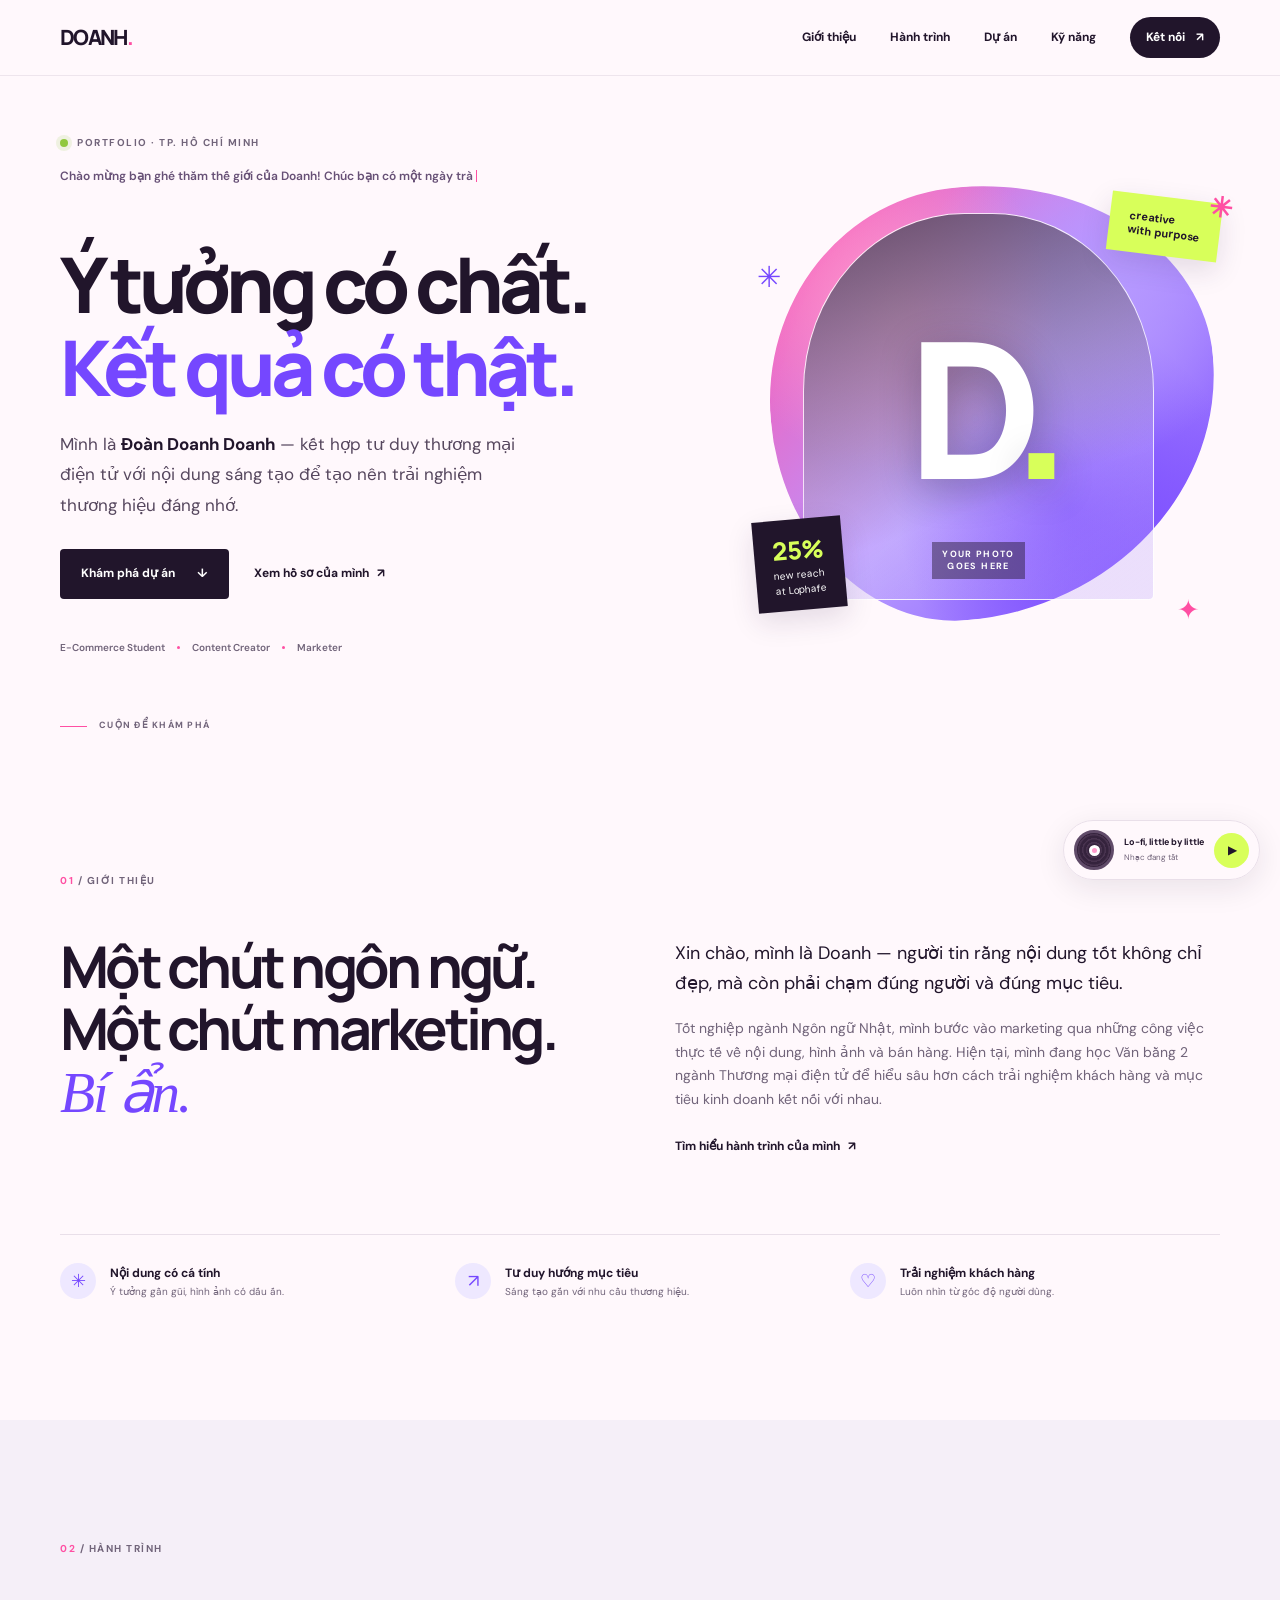
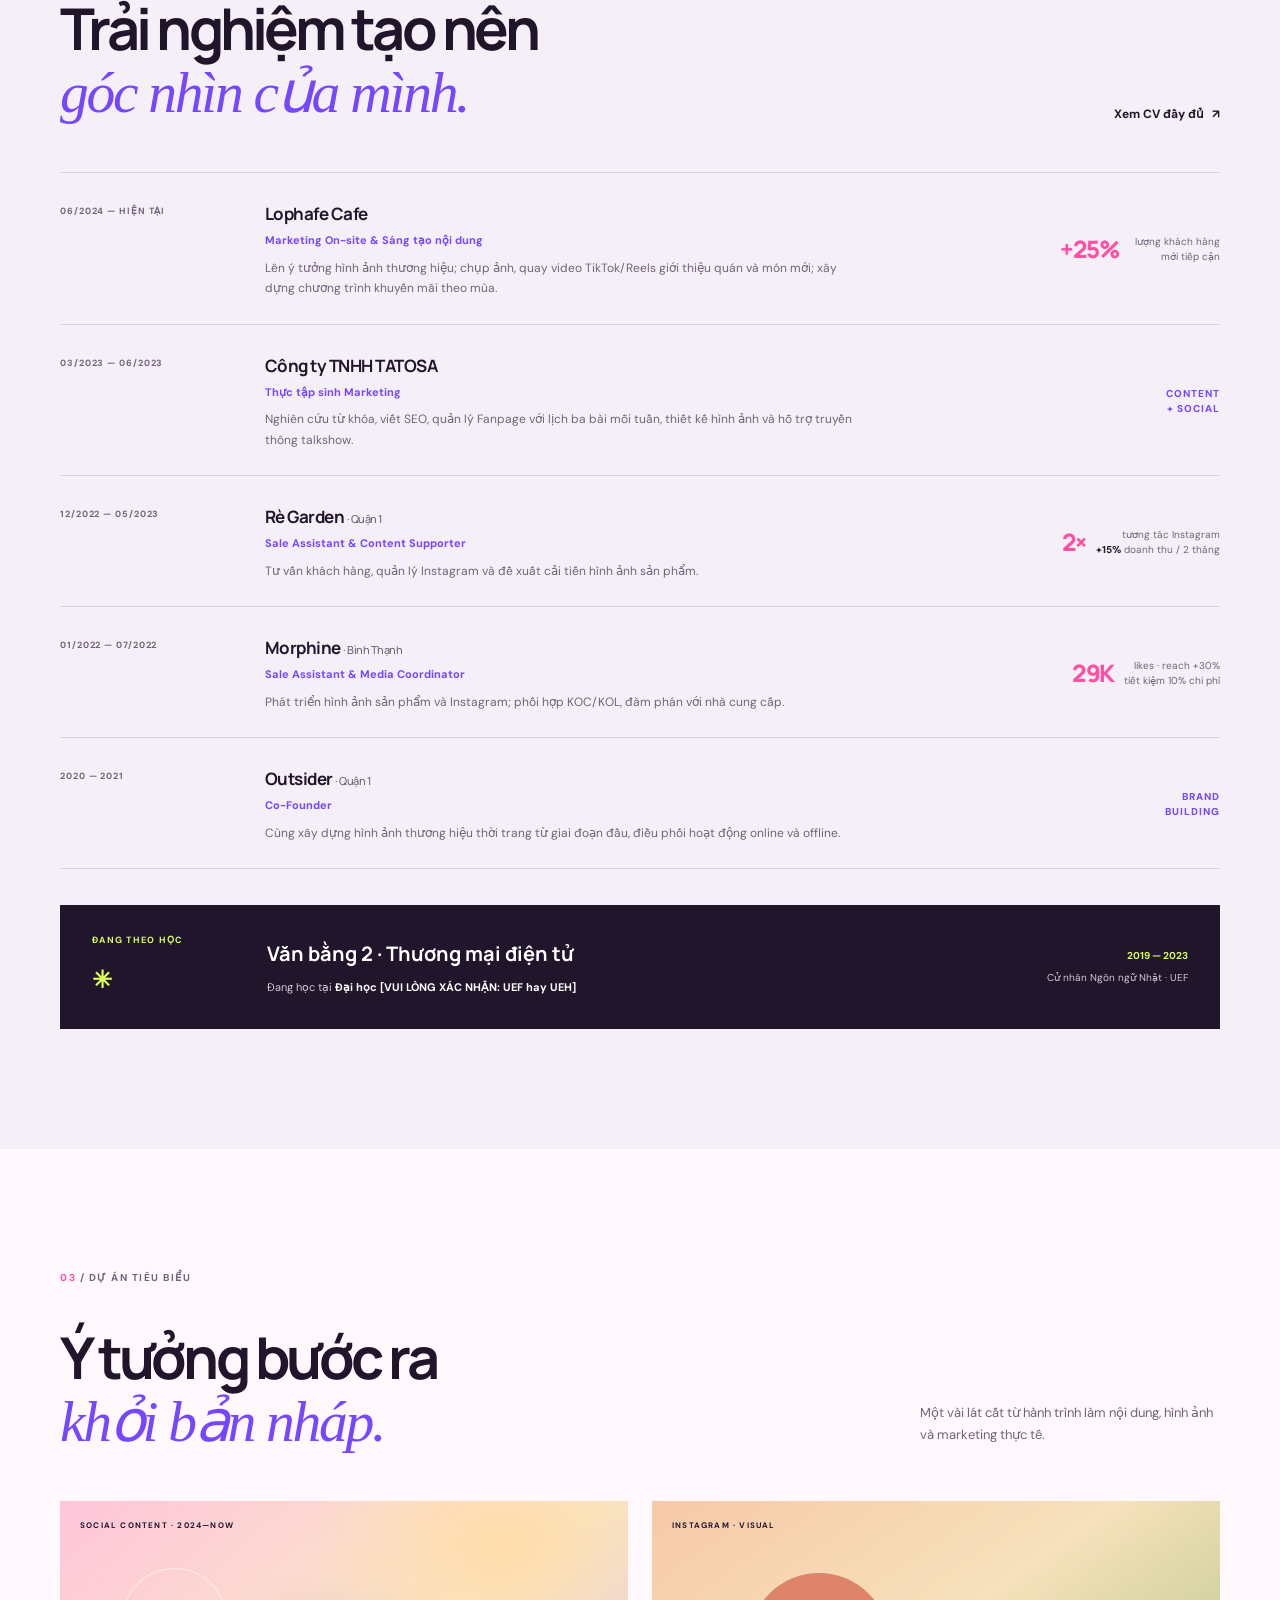
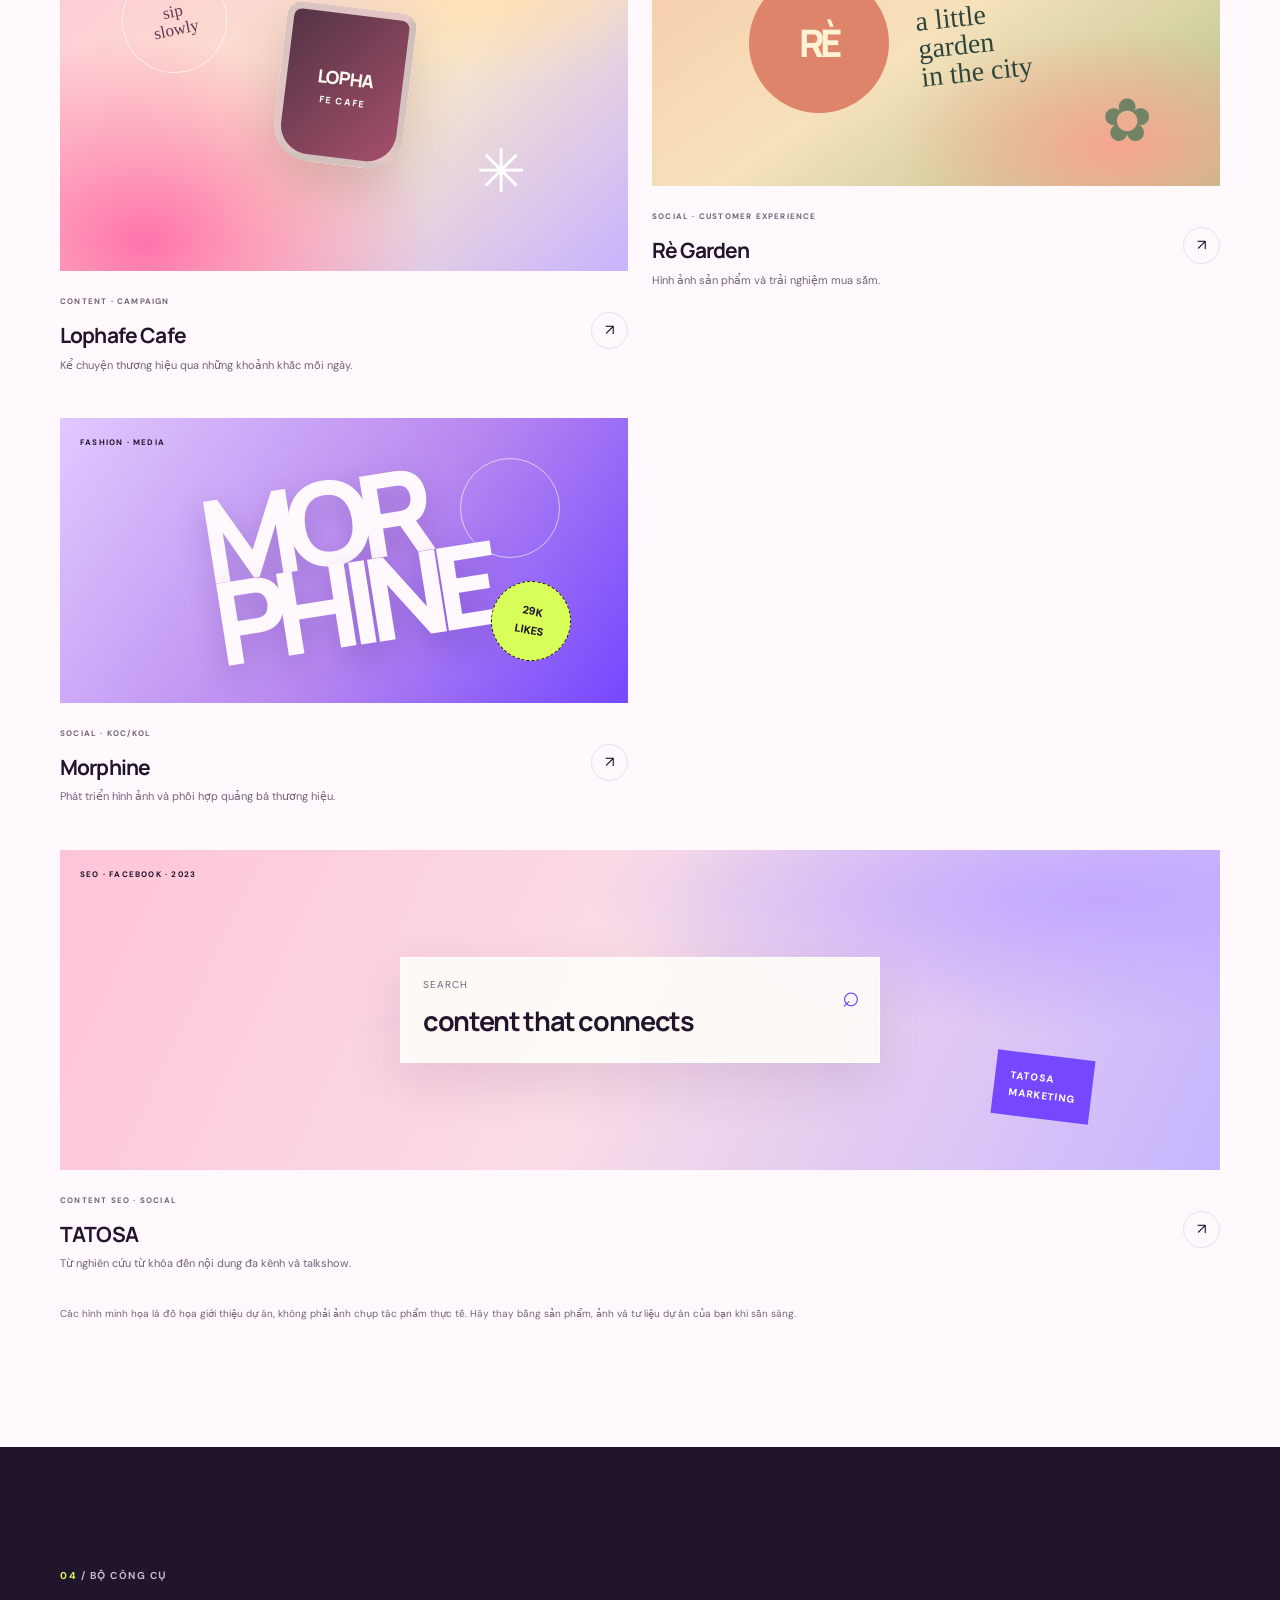
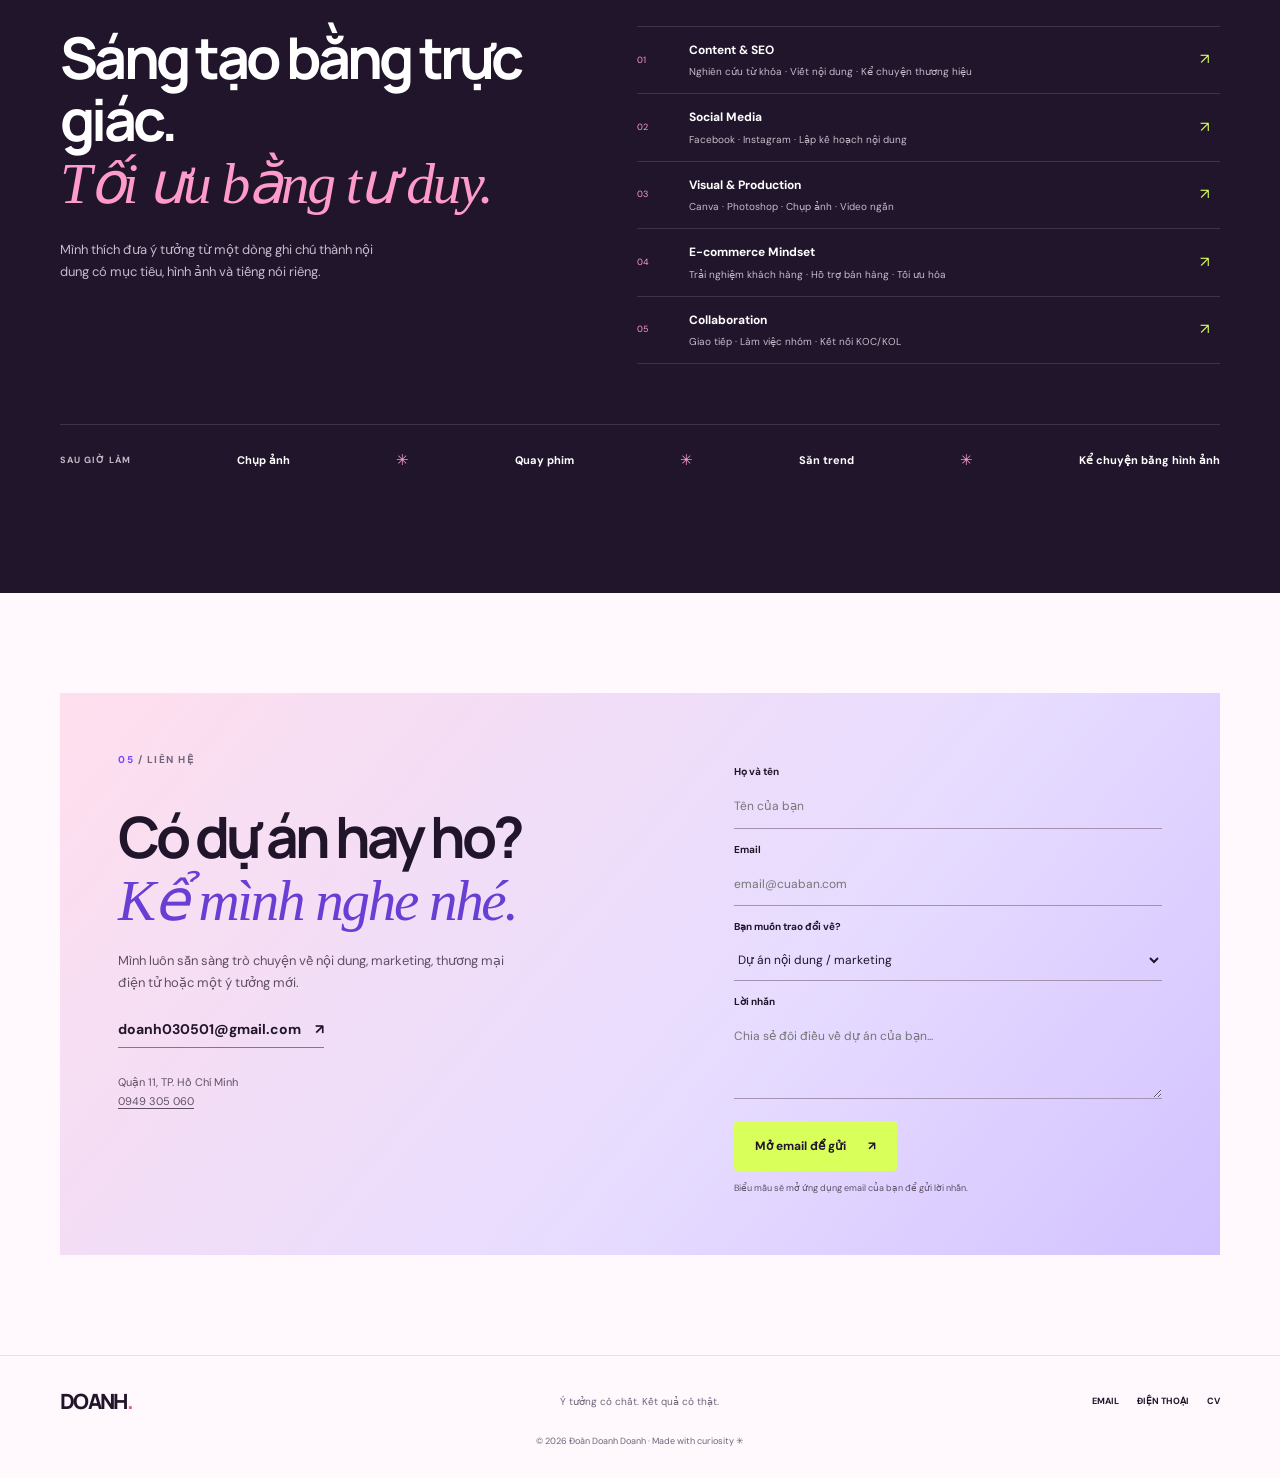
<file: index.html>
<!doctype html>
<html lang="vi">
<head>
  <meta charset="utf-8">
  <meta name="viewport" content="width=device-width, initial-scale=1">
  <meta name="theme-color" content="#fff8fc">
  <meta name="description" content="Portfolio của Đoàn Doanh Doanh — E-Commerce Student, Content Creator và Marketer tại TP. Hồ Chí Minh.">
  <title>Đoàn Doanh Doanh — E-Commerce & Creative Marketing</title>
  <link rel="stylesheet" href="styles.css">
  <script src="script.js" defer></script>
</head>
<body>
  <a class="skip-link" href="#main">Bỏ qua điều hướng</a>
  <div class="ambient-layer" id="ambient-layer" aria-hidden="true"></div>
  <aside class="music-player" aria-label="Trình phát nhạc nền">
    <span class="vinyl-record" aria-hidden="true"><span></span></span>
    <div class="music-details"><strong>Lo-fi, little by little</strong><span id="music-status" role="status">Nhạc đang tắt</span></div>
    <button class="music-toggle" id="music-toggle" type="button" aria-pressed="false" aria-label="Bật nhạc nền">▶</button>
  </aside>
  <header class="site-header">
    <a class="wordmark" href="index.html" aria-label="Đoàn Doanh Doanh, trang chủ">DOANH<span>.</span></a>
    <button class="menu-toggle" type="button" aria-expanded="false" aria-controls="primary-nav">
      <span class="sr-only">Mở menu</span><span></span><span></span>
    </button>
    <nav class="primary-nav" id="primary-nav" aria-label="Điều hướng chính">
      <a href="#about">Giới thiệu</a>
      <a href="#experience">Hành trình</a>
      <a href="#projects">Dự án</a>
      <a href="#skills">Kỹ năng</a>
      <a class="nav-cta" href="#contact">Kết nối <span aria-hidden="true">↗</span></a>
    </nav>
  </header>

  <main id="main">
    <section class="hero section-wrap" id="home">
      <div class="hero-copy">
        <p class="eyebrow"><span class="status-dot"></span> PORTFOLIO · TP. HỒ CHÍ MINH</p>
        <p class="welcome-message" id="welcome-message" role="status" aria-label="Chào mừng bạn ghé thăm thế giới của Doanh! Chúc bạn có một ngày tràn đầy năng lượng và tìm thấy những điều thú vị tại đây nhé! ✨"><span class="welcome-text" aria-hidden="true">Chào mừng bạn ghé thăm thế giới của Doanh! Chúc bạn có một ngày tràn đầy năng lượng và tìm thấy những điều thú vị tại đây nhé! ✨</span><span class="type-caret" aria-hidden="true"></span></p>
        <h1>Ý tưởng có chất.<br><span>Kết quả có thật.</span></h1>
        <p class="hero-lede">Mình là <strong>Đoàn Doanh Doanh</strong> — kết hợp tư duy thương mại điện tử với nội dung sáng tạo để tạo nên trải nghiệm thương hiệu đáng nhớ.</p>
        <div class="hero-actions">
          <a class="button button-dark" href="#projects">Khám phá dự án <span aria-hidden="true">↓</span></a>
          <a class="text-link" href="cv.html">Xem hồ sơ của mình <span aria-hidden="true">↗</span></a>
        </div>
        <div class="hero-meta"><span>E-Commerce Student</span><i></i><span>Content Creator</span><i></i><span>Marketer</span></div>
      </div>
      <div class="hero-art" aria-label="Khung ảnh giới thiệu Đoàn Doanh Doanh">
        <div class="art-wash"></div>
        <div class="portrait-frame">
          <div class="portrait-placeholder">
            <span class="portrait-mark">D<span>.</span></span>
            <span class="portrait-caption">YOUR PHOTO<br>GOES HERE</span>
          </div>
        </div>
        <div class="art-sticker sticker-top">creative<br>with purpose <span>✳</span></div>
        <div class="art-sticker sticker-bottom"><span>25%</span><br>new reach<br>at Lophafe</div>
        <span class="art-sparkle sparkle-one">✳</span><span class="art-sparkle sparkle-two">✦</span>
      </div>
      <a class="scroll-cue" href="#about"><span></span> CUỘN ĐỂ KHÁM PHÁ</a>
    </section>

    <section class="intro section-wrap section-pad" id="about">
      <div class="section-kicker"><span>01</span> / GIỚI THIỆU</div>
      <div class="intro-grid">
        <h2>Một chút ngôn ngữ.<br>Một chút marketing.<br><em>Bí ẩn.</em></h2>
        <div class="intro-body">
          <p class="large-copy">Xin chào, mình là Doanh — người tin rằng nội dung tốt không chỉ đẹp, mà còn phải chạm đúng người và đúng mục tiêu.</p>
          <p>Tốt nghiệp ngành Ngôn ngữ Nhật, mình bước vào marketing qua những công việc thực tế về nội dung, hình ảnh và bán hàng. Hiện tại, mình đang học Văn bằng 2 ngành Thương mại điện tử để hiểu sâu hơn cách trải nghiệm khách hàng và mục tiêu kinh doanh kết nối với nhau.</p>
          <a class="text-link" href="cv.html">Tìm hiểu hành trình của mình <span aria-hidden="true">↗</span></a>
        </div>
      </div>
      <div class="value-strip">
        <div><span class="value-icon">✳</span><strong>Nội dung có cá tính</strong><small>Ý tưởng gần gũi, hình ảnh có dấu ấn.</small></div>
        <div><span class="value-icon">↗</span><strong>Tư duy hướng mục tiêu</strong><small>Sáng tạo gắn với nhu cầu thương hiệu.</small></div>
        <div><span class="value-icon">♡</span><strong>Trải nghiệm khách hàng</strong><small>Luôn nhìn từ góc độ người dùng.</small></div>
      </div>
    </section>

    <section class="experience section-pad" id="experience">
      <div class="section-wrap">
        <div class="section-kicker"><span>02</span> / HÀNH TRÌNH</div>
        <div class="section-heading">
          <h2>Trải nghiệm tạo nên<br><em>góc nhìn của mình.</em></h2>
          <a class="text-link" href="cv.html">Xem CV đầy đủ <span aria-hidden="true">↗</span></a>
        </div>
        <div class="timeline">
          <article class="timeline-item current">
            <div class="timeline-date">06/2024 — HIỆN TẠI</div>
            <div class="timeline-main"><h3>Lophafe Cafe</h3><p class="role">Marketing On-site &amp; Sáng tạo nội dung</p><p>Lên ý tưởng hình ảnh thương hiệu; chụp ảnh, quay video TikTok/Reels giới thiệu quán và món mới; xây dựng chương trình khuyến mãi theo mùa.</p></div>
            <div class="timeline-result"><strong>+25%</strong><span>lượng khách hàng mới tiếp cận</span></div>
          </article>
          <article class="timeline-item">
            <div class="timeline-date">03/2023 — 06/2023</div>
            <div class="timeline-main"><h3>Công ty TNHH TATOSA</h3><p class="role">Thực tập sinh Marketing</p><p>Nghiên cứu từ khóa, viết SEO, quản lý Fanpage với lịch ba bài mỗi tuần, thiết kế hình ảnh và hỗ trợ truyền thông talkshow.</p></div>
            <div class="timeline-result"><span class="result-label">CONTENT<br>+ SOCIAL</span></div>
          </article>
          <article class="timeline-item">
            <div class="timeline-date">12/2022 — 05/2023</div>
            <div class="timeline-main"><h3>Rè Garden <span class="location">· Quận 1</span></h3><p class="role">Sale Assistant &amp; Content Supporter</p><p>Tư vấn khách hàng, quản lý Instagram và đề xuất cải tiến hình ảnh sản phẩm.</p></div>
            <div class="timeline-result"><strong>2×</strong><span>tương tác Instagram<br><b>+15%</b> doanh thu / 2 tháng</span></div>
          </article>
          <article class="timeline-item">
            <div class="timeline-date">01/2022 — 07/2022</div>
            <div class="timeline-main"><h3>Morphine <span class="location">· Bình Thạnh</span></h3><p class="role">Sale Assistant &amp; Media Coordinator</p><p>Phát triển hình ảnh sản phẩm và Instagram; phối hợp KOC/KOL, đàm phán với nhà cung cấp.</p></div>
            <div class="timeline-result"><strong>29K</strong><span>likes · reach +30%<br>tiết kiệm 10% chi phí</span></div>
          </article>
          <article class="timeline-item">
            <div class="timeline-date">2020 — 2021</div>
            <div class="timeline-main"><h3>Outsider <span class="location">· Quận 1</span></h3><p class="role">Co-Founder</p><p>Cùng xây dựng hình ảnh thương hiệu thời trang từ giai đoạn đầu, điều phối hoạt động online và offline.</p></div>
            <div class="timeline-result"><span class="result-label">BRAND<br>BUILDING</span></div>
          </article>
        </div>
        <div class="education-card">
          <div class="education-label"><span>ĐANG THEO HỌC</span><span class="education-star">✳</span></div>
          <div><h3>Văn bằng 2 · Thương mại điện tử</h3><p>Đang học tại <strong>Đại học [VUI LÒNG XÁC NHẬN: UEF hay UEH]</strong></p></div>
          <div class="education-foot">2019 — 2023 <span>Cử nhân Ngôn ngữ Nhật · UEF</span></div>
        </div>
      </div>
    </section>

    <section class="projects section-wrap section-pad" id="projects">
      <div class="section-kicker"><span>03</span> / DỰ ÁN TIÊU BIỂU</div>
      <div class="section-heading">
        <h2>Ý tưởng bước ra<br><em>khỏi bản nháp.</em></h2>
        <p>Một vài lát cắt từ hành trình làm nội dung, hình ảnh và marketing thực tế.</p>
      </div>
      <div class="project-grid">
        <a class="project-card project-large" href="projects/lophafe.html">
          <div class="project-visual visual-cafe"><span class="visual-label">SOCIAL CONTENT · 2024—NOW</span><span class="visual-orbit">sip<br>slowly</span><span class="visual-cup">LOPHA<br><small>FE CAFE</small></span><span class="visual-spark">✳</span></div>
          <div class="project-info"><div><span class="project-type">CONTENT · CAMPAIGN</span><h3>Lophafe Cafe</h3><p>Kể chuyện thương hiệu qua những khoảnh khắc mỗi ngày.</p></div><span class="arrow-circle">↗</span></div>
        </a>
        <a class="project-card" href="projects/ree-garden.html">
          <div class="project-visual visual-garden"><span class="visual-label">INSTAGRAM · VISUAL</span><span class="garden-sun">RÈ</span><span class="garden-note">a little<br>garden<br>in the city</span><span class="garden-leaf">✿</span></div>
          <div class="project-info"><div><span class="project-type">SOCIAL · CUSTOMER EXPERIENCE</span><h3>Rè Garden</h3><p>Hình ảnh sản phẩm và trải nghiệm mua sắm.</p></div><span class="arrow-circle">↗</span></div>
        </a>
        <a class="project-card" href="projects/morphine.html">
          <div class="project-visual visual-morphine"><span class="visual-label">FASHION · MEDIA</span><span class="morphine-word">MOR<br>PHINE</span><span class="morphine-stamp">29K<br>LIKES</span><span class="morphine-line"></span></div>
          <div class="project-info"><div><span class="project-type">SOCIAL · KOC/KOL</span><h3>Morphine</h3><p>Phát triển hình ảnh và phối hợp quảng bá thương hiệu.</p></div><span class="arrow-circle">↗</span></div>
        </a>
        <a class="project-card project-wide" href="projects/tatosa.html">
          <div class="project-visual visual-tatosa"><span class="visual-label">SEO · FACEBOOK · 2023</span><span class="tatosa-search">SEARCH<br><b>content that connects</b><span>⌕</span></span><span class="tatosa-sticker">TATOSA<br>MARKETING</span></div>
          <div class="project-info"><div><span class="project-type">CONTENT SEO · SOCIAL</span><h3>TATOSA</h3><p>Từ nghiên cứu từ khóa đến nội dung đa kênh và talkshow.</p></div><span class="arrow-circle">↗</span></div>
        </a>
      </div>
      <p class="project-note">Các hình minh họa là đồ họa giới thiệu dự án, không phải ảnh chụp tác phẩm thực tế. Hãy thay bằng sản phẩm, ảnh và tư liệu dự án của bạn khi sẵn sàng.</p>
    </section>

    <section class="skills section-pad" id="skills">
      <div class="section-wrap">
        <div class="section-kicker"><span>04</span> / BỘ CÔNG CỤ</div>
        <div class="skills-grid">
          <div><h2>Sáng tạo bằng trực giác.<br><em>Tối ưu bằng tư duy.</em></h2><p>Mình thích đưa ý tưởng từ một dòng ghi chú thành nội dung có mục tiêu, hình ảnh và tiếng nói riêng.</p></div>
          <div class="skill-list">
            <div><span>01</span><p><strong>Content &amp; SEO</strong><small>Nghiên cứu từ khóa · Viết nội dung · Kể chuyện thương hiệu</small></p><b>↗</b></div>
            <div><span>02</span><p><strong>Social Media</strong><small>Facebook · Instagram · Lập kế hoạch nội dung</small></p><b>↗</b></div>
            <div><span>03</span><p><strong>Visual &amp; Production</strong><small>Canva · Photoshop · Chụp ảnh · Video ngắn</small></p><b>↗</b></div>
            <div><span>04</span><p><strong>E-commerce Mindset</strong><small>Trải nghiệm khách hàng · Hỗ trợ bán hàng · Tối ưu hóa</small></p><b>↗</b></div>
            <div><span>05</span><p><strong>Collaboration</strong><small>Giao tiếp · Làm việc nhóm · Kết nối KOC/KOL</small></p><b>↗</b></div>
          </div>
        </div>
        <div class="interest-line"><span>SAU GIỜ LÀM</span><b>Chụp ảnh</b><i>✳</i><b>Quay phim</b><i>✳</i><b>Săn trend</b><i>✳</i><b>Kể chuyện bằng hình ảnh</b></div>
      </div>
    </section>

    <section class="contact section-wrap section-pad" id="contact">
      <div class="contact-card">
        <div class="contact-copy">
          <div class="section-kicker"><span>05</span> / LIÊN HỆ</div>
          <h2>Có dự án hay ho?<br><em>Kể mình nghe nhé.</em></h2>
          <p>Mình luôn sẵn sàng trò chuyện về nội dung, marketing, thương mại điện tử hoặc một ý tưởng mới.</p>
          <a class="contact-email" href="mailto:doanh030501@gmail.com">doanh030501@gmail.com <span>↗</span></a>
          <p class="contact-location">Quận 11, TP. Hồ Chí Minh<br><a href="tel:0949305060">0949 305 060</a></p>
        </div>
        <form class="contact-form" id="contact-form">
          <label for="contact-name">Họ và tên</label><input id="contact-name" name="name" autocomplete="name" placeholder="Tên của bạn" required>
          <label for="contact-email">Email</label><input id="contact-email" name="email" type="email" autocomplete="email" placeholder="email@cuaban.com" required>
          <label for="contact-topic">Bạn muốn trao đổi về?</label><select id="contact-topic" name="topic"><option>Dự án nội dung / marketing</option><option>Cơ hội công việc</option><option>Hợp tác thương hiệu</option><option>Khác</option></select>
          <label for="contact-message">Lời nhắn</label><textarea id="contact-message" name="message" rows="3" placeholder="Chia sẻ đôi điều về dự án của bạn..." required></textarea>
          <button class="button button-lime" type="submit">Mở email để gửi <span aria-hidden="true">↗</span></button>
          <p class="form-note" id="form-status" aria-live="polite">Biểu mẫu sẽ mở ứng dụng email của bạn để gửi lời nhắn.</p>
        </form>
      </div>
    </section>
  </main>
  <footer class="site-footer">
    <a class="wordmark" href="#home">DOANH<span>.</span></a><p>Ý tưởng có chất. Kết quả có thật.</p>
    <div><a href="mailto:doanh030501@gmail.com">EMAIL</a><a href="tel:0949305060">ĐIỆN THOẠI</a><a href="cv.html">CV</a></div>
    <small>© 2026 Đoàn Doanh Doanh · Made with curiosity ✳</small>
  </footer>
</body>
</html>
</file>
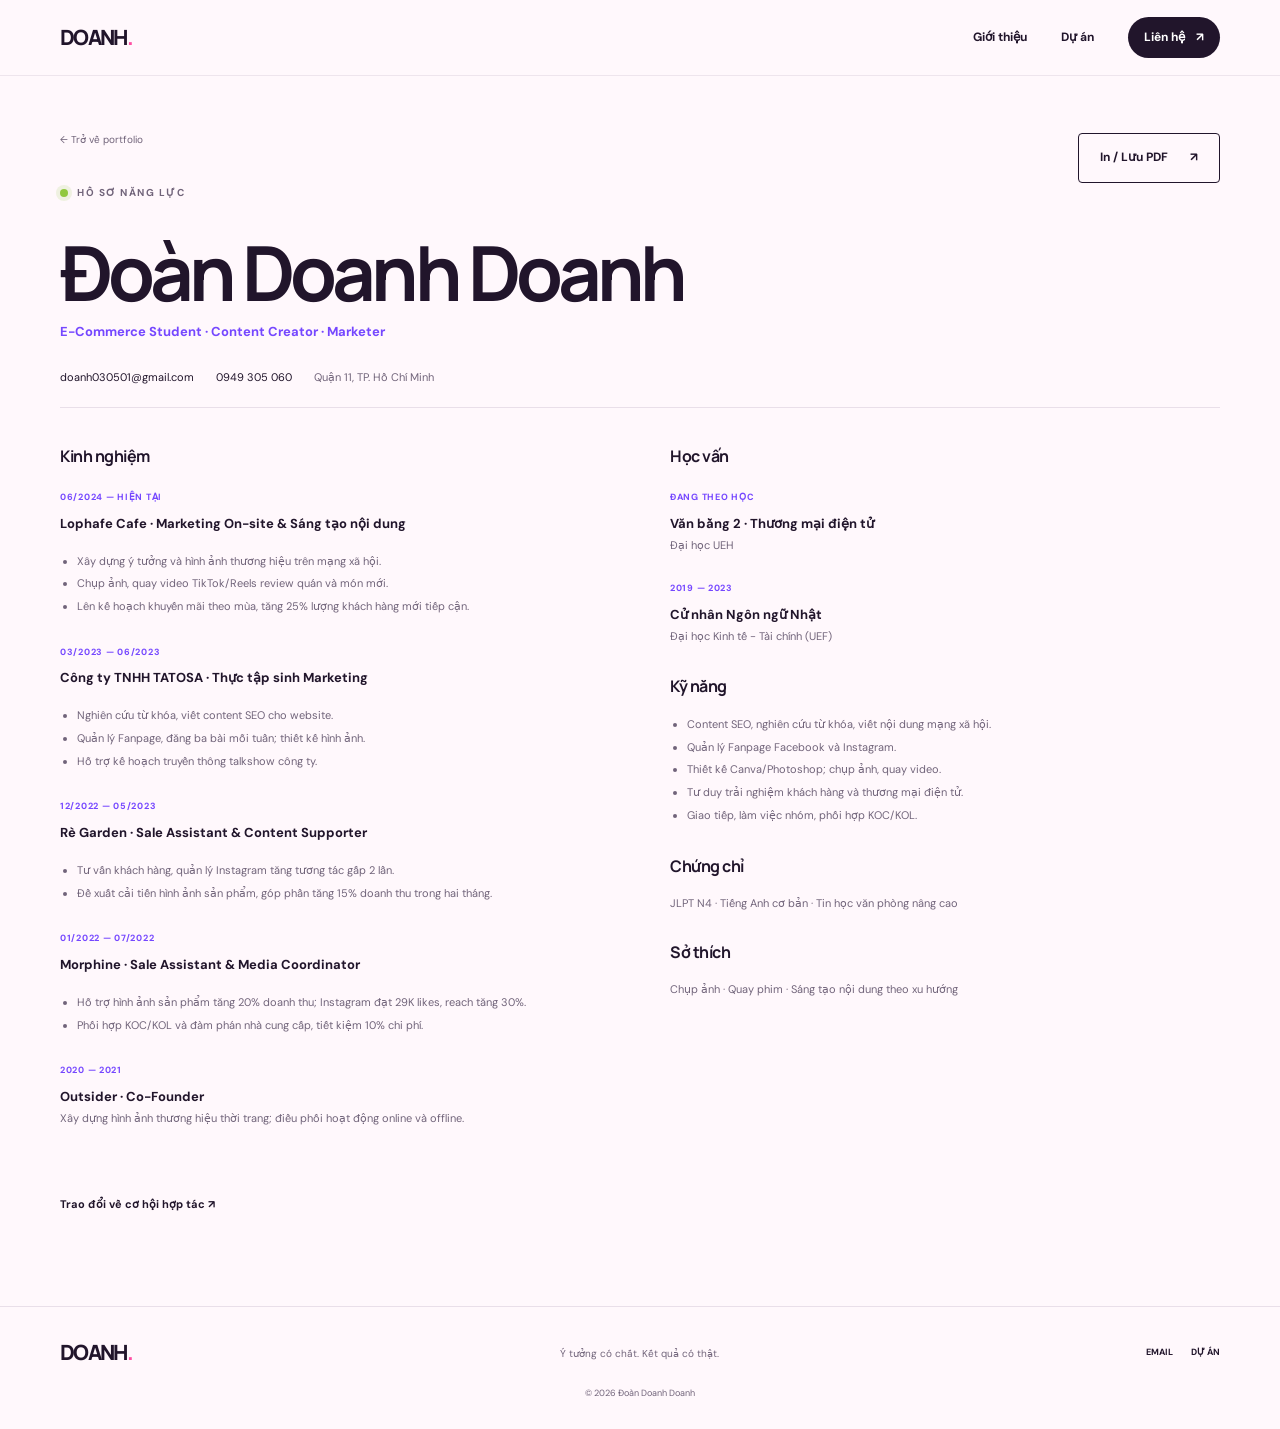
<file: cv.html>
<!doctype html>
<html lang="vi">
<head>
  <meta charset="utf-8">
  <meta name="viewport" content="width=device-width, initial-scale=1">
  <meta name="description" content="CV của Đoàn Doanh Doanh — Marketing, Content Creation và Thương mại điện tử.">
  <title>CV — Đoàn Doanh Doanh</title>
  <link rel="stylesheet" href="styles.css">
  <script src="script.js" defer></script>
</head>
<body>
  <header class="site-header">
    <a class="wordmark" href="index.html">DOANH<span>.</span></a>
    <button class="menu-toggle" type="button" aria-expanded="false" aria-controls="primary-nav"><span class="sr-only">Mở menu</span><span></span><span></span></button>
    <nav class="primary-nav" id="primary-nav" aria-label="Điều hướng chính"><a href="index.html#about">Giới thiệu</a><a href="index.html#projects">Dự án</a><a class="nav-cta" href="index.html#contact">Liên hệ <span>↗</span></a></nav>
  </header>
  <main class="cv-page section-wrap">
    <div class="cv-topline"><a class="breadcrumbs" href="index.html">← Trở về portfolio</a><button class="button print-button" type="button" data-print>In / Lưu PDF <span>↗</span></button></div>
    <p class="eyebrow"><span class="status-dot"></span> HỒ SƠ NĂNG LỰC</p>
    <h1 class="cv-title">Đoàn Doanh Doanh</h1>
    <p class="cv-subtitle">E-Commerce Student · Content Creator · Marketer</p>
    <div class="cv-contact"><a href="mailto:doanh030501@gmail.com">doanh030501@gmail.com</a><a href="tel:0949305060">0949 305 060</a><span>Quận 11, TP. Hồ Chí Minh</span></div>
    <div class="cv-columns">
      <div>
        <section class="cv-section"><h2>Kinh nghiệm</h2>
          <article class="cv-entry"><span>06/2024 — HIỆN TẠI</span><h3>Lophafe Cafe · Marketing On-site &amp; Sáng tạo nội dung</h3><ul><li>Xây dựng ý tưởng và hình ảnh thương hiệu trên mạng xã hội.</li><li>Chụp ảnh, quay video TikTok/Reels review quán và món mới.</li><li>Lên kế hoạch khuyến mãi theo mùa, tăng 25% lượng khách hàng mới tiếp cận.</li></ul></article>
          <article class="cv-entry"><span>03/2023 — 06/2023</span><h3>Công ty TNHH TATOSA · Thực tập sinh Marketing</h3><ul><li>Nghiên cứu từ khóa, viết content SEO cho website.</li><li>Quản lý Fanpage, đăng ba bài mỗi tuần; thiết kế hình ảnh.</li><li>Hỗ trợ kế hoạch truyền thông talkshow công ty.</li></ul></article>
          <article class="cv-entry"><span>12/2022 — 05/2023</span><h3>Rè Garden · Sale Assistant &amp; Content Supporter</h3><ul><li>Tư vấn khách hàng, quản lý Instagram tăng tương tác gấp 2 lần.</li><li>Đề xuất cải tiến hình ảnh sản phẩm, góp phần tăng 15% doanh thu trong hai tháng.</li></ul></article>
          <article class="cv-entry"><span>01/2022 — 07/2022</span><h3>Morphine · Sale Assistant &amp; Media Coordinator</h3><ul><li>Hỗ trợ hình ảnh sản phẩm tăng 20% doanh thu; Instagram đạt 29K likes, reach tăng 30%.</li><li>Phối hợp KOC/KOL và đàm phán nhà cung cấp, tiết kiệm 10% chi phí.</li></ul></article>
          <article class="cv-entry"><span>2020 — 2021</span><h3>Outsider · Co-Founder</h3><p>Xây dựng hình ảnh thương hiệu thời trang; điều phối hoạt động online và offline.</p></article>
        </section>
      </div>
      <div>
        <section class="cv-section"><h2>Học vấn</h2>
          <article class="cv-entry"><span>ĐANG THEO HỌC</span><h3>Văn bằng 2 · Thương mại điện tử</h3><p>Đại học UEH </p></article>
          <article class="cv-entry"><span>2019 — 2023</span><h3>Cử nhân Ngôn ngữ Nhật</h3><p>Đại học Kinh tế - Tài chính (UEF)</p></article>
        </section>
        <section class="cv-section"><h2>Kỹ năng</h2><article class="cv-entry"><ul><li>Content SEO, nghiên cứu từ khóa, viết nội dung mạng xã hội.</li><li>Quản lý Fanpage Facebook và Instagram.</li><li>Thiết kế Canva/Photoshop; chụp ảnh, quay video.</li><li>Tư duy trải nghiệm khách hàng và thương mại điện tử.</li><li>Giao tiếp, làm việc nhóm, phối hợp KOC/KOL.</li></ul></article></section>
        <section class="cv-section"><h2>Chứng chỉ</h2><article class="cv-entry"><p>JLPT N4 · Tiếng Anh cơ bản · Tin học văn phòng nâng cao</p></article></section>
        <section class="cv-section"><h2>Sở thích</h2><article class="cv-entry"><p>Chụp ảnh · Quay phim · Sáng tạo nội dung theo xu hướng</p></article></section>
      </div>
    </div>
    <a class="back-projects" href="index.html#contact">Trao đổi về cơ hội hợp tác ↗</a>
  </main>
  <footer class="site-footer"><a class="wordmark" href="index.html">DOANH<span>.</span></a><p>Ý tưởng có chất. Kết quả có thật.</p><div><a href="mailto:doanh030501@gmail.com">EMAIL</a><a href="index.html#projects">DỰ ÁN</a></div><small>© 2026 Đoàn Doanh Doanh</small></footer>
</body>
</html>
</file>
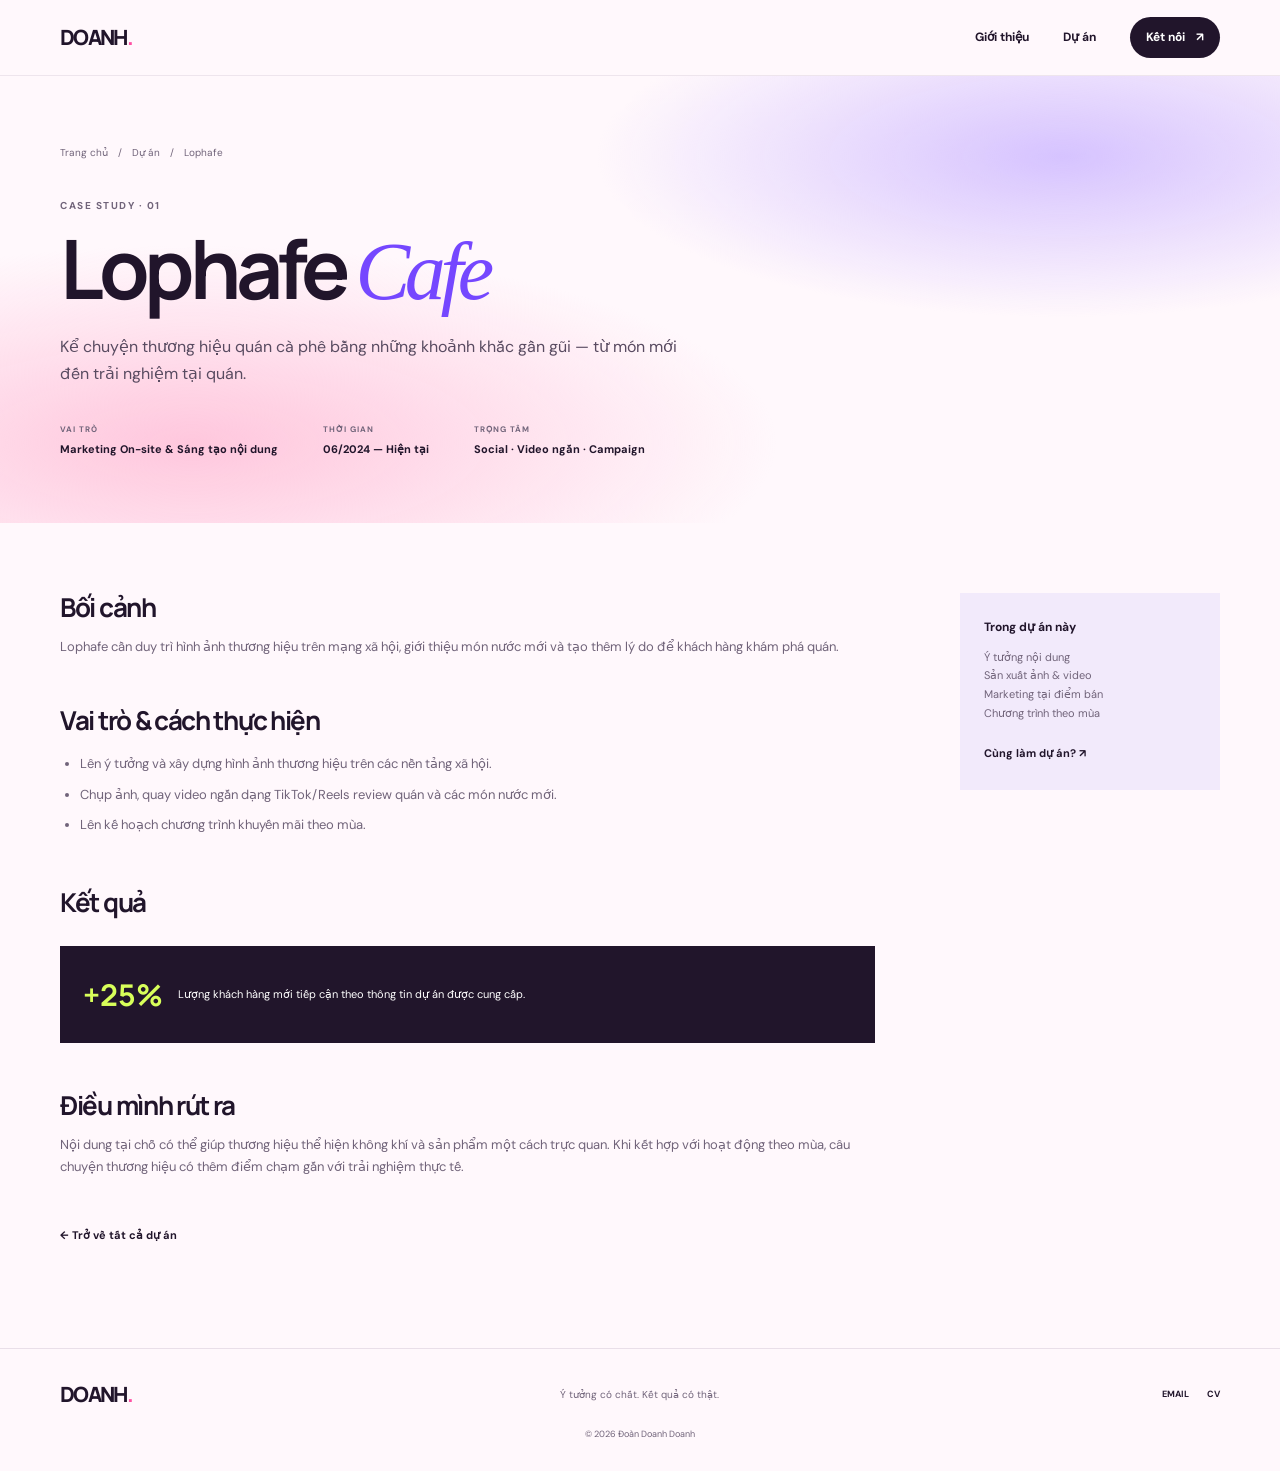
<file: projects/lophafe.html>
<!doctype html>
<html lang="vi">
<head>
  <meta charset="utf-8"><meta name="viewport" content="width=device-width, initial-scale=1">
  <meta name="description" content="Case study Lophafe Cafe — marketing tại điểm bán và sáng tạo nội dung của Đoàn Doanh Doanh.">
  <title>Lophafe Cafe — Case Study | Đoàn Doanh Doanh</title>
  <link rel="stylesheet" href="../styles.css"><script src="../script.js" defer></script>
</head>
<body>
  <header class="site-header"><a class="wordmark" href="../index.html">DOANH<span>.</span></a><button class="menu-toggle" type="button" aria-expanded="false" aria-controls="primary-nav"><span class="sr-only">Mở menu</span><span></span><span></span></button><nav class="primary-nav" id="primary-nav" aria-label="Điều hướng chính"><a href="../index.html#about">Giới thiệu</a><a href="../index.html#projects">Dự án</a><a class="nav-cta" href="../index.html#contact">Kết nối <span>↗</span></a></nav></header>
  <main>
    <section class="subpage-hero"><div class="section-wrap"><div class="breadcrumbs"><a href="../index.html">Trang chủ</a><span>/</span><a href="../index.html#projects">Dự án</a><span>/</span><span>Lophafe</span></div><p class="eyebrow">CASE STUDY · 01</p><h1>Lophafe <em>Cafe</em></h1><p class="lead">Kể chuyện thương hiệu quán cà phê bằng những khoảnh khắc gần gũi — từ món mới đến trải nghiệm tại quán.</p><div class="case-meta"><div><small>VAI TRÒ</small><strong>Marketing On-site &amp; Sáng tạo nội dung</strong></div><div><small>THỜI GIAN</small><strong>06/2024 — Hiện tại</strong></div><div><small>TRỌNG TÂM</small><strong>Social · Video ngắn · Campaign</strong></div></div></div></section>
    <section class="section-wrap case-body"><article class="case-content"><h2>Bối cảnh</h2><p>Lophafe cần duy trì hình ảnh thương hiệu trên mạng xã hội, giới thiệu món nước mới và tạo thêm lý do để khách hàng khám phá quán.</p><h2>Vai trò &amp; cách thực hiện</h2><ul><li>Lên ý tưởng và xây dựng hình ảnh thương hiệu trên các nền tảng xã hội.</li><li>Chụp ảnh, quay video ngắn dạng TikTok/Reels review quán và các món nước mới.</li><li>Lên kế hoạch chương trình khuyến mãi theo mùa.</li></ul><h2>Kết quả</h2><div class="case-result"><strong>+25%</strong><span>Lượng khách hàng mới tiếp cận theo thông tin dự án được cung cấp.</span></div><h2>Điều mình rút ra</h2><p>Nội dung tại chỗ có thể giúp thương hiệu thể hiện không khí và sản phẩm một cách trực quan. Khi kết hợp với hoạt động theo mùa, câu chuyện thương hiệu có thêm điểm chạm gắn với trải nghiệm thực tế.</p><a class="back-projects" href="../index.html#projects">← Trở về tất cả dự án</a></article><aside class="case-sidebar"><h3>Trong dự án này</h3><p>Ý tưởng nội dung<br>Sản xuất ảnh &amp; video<br>Marketing tại điểm bán<br>Chương trình theo mùa</p><a href="../index.html#contact">Cùng làm dự án? ↗</a></aside></section>
  </main>
  <footer class="site-footer"><a class="wordmark" href="../index.html">DOANH<span>.</span></a><p>Ý tưởng có chất. Kết quả có thật.</p><div><a href="mailto:doanh030501@gmail.com">EMAIL</a><a href="../cv.html">CV</a></div><small>© 2026 Đoàn Doanh Doanh</small></footer>
</body></html>
</file>
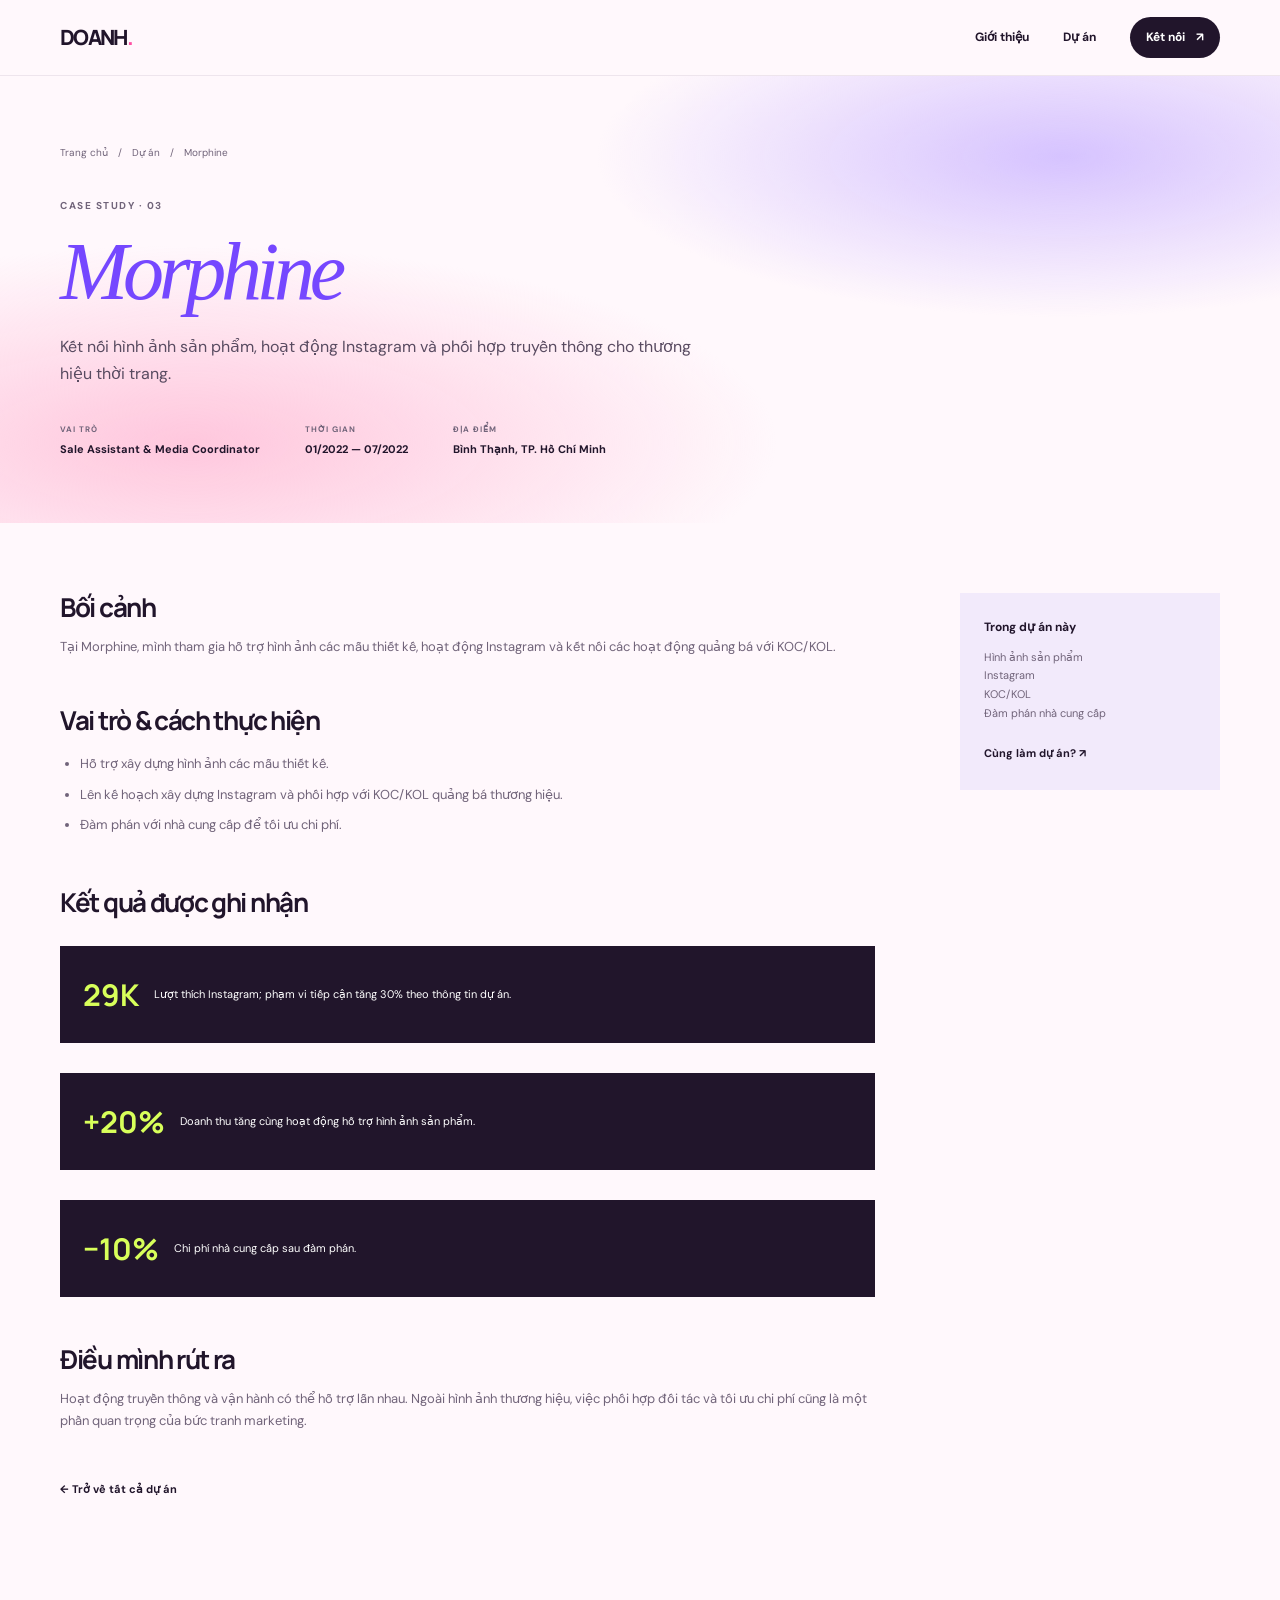
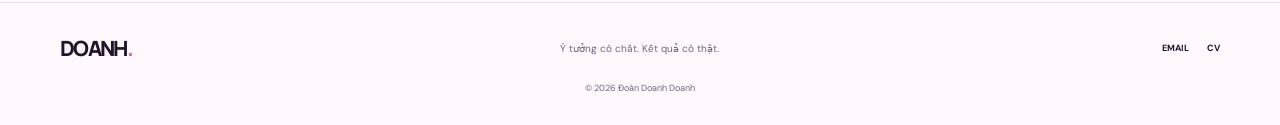
<file: projects/morphine.html>
<!doctype html>
<html lang="vi">
<head>
  <meta charset="utf-8"><meta name="viewport" content="width=device-width, initial-scale=1">
  <meta name="description" content="Case study Morphine — hình ảnh thương hiệu, Instagram và phối hợp truyền thông.">
  <title>Morphine — Case Study | Đoàn Doanh Doanh</title>
  <link rel="stylesheet" href="../styles.css"><script src="../script.js" defer></script>
</head>
<body>
  <header class="site-header"><a class="wordmark" href="../index.html">DOANH<span>.</span></a><button class="menu-toggle" type="button" aria-expanded="false" aria-controls="primary-nav"><span class="sr-only">Mở menu</span><span></span><span></span></button><nav class="primary-nav" id="primary-nav" aria-label="Điều hướng chính"><a href="../index.html#about">Giới thiệu</a><a href="../index.html#projects">Dự án</a><a class="nav-cta" href="../index.html#contact">Kết nối <span>↗</span></a></nav></header>
  <main>
    <section class="subpage-hero"><div class="section-wrap"><div class="breadcrumbs"><a href="../index.html">Trang chủ</a><span>/</span><a href="../index.html#projects">Dự án</a><span>/</span><span>Morphine</span></div><p class="eyebrow">CASE STUDY · 03</p><h1><em>Morphine</em></h1><p class="lead">Kết nối hình ảnh sản phẩm, hoạt động Instagram và phối hợp truyền thông cho thương hiệu thời trang.</p><div class="case-meta"><div><small>VAI TRÒ</small><strong>Sale Assistant &amp; Media Coordinator</strong></div><div><small>THỜI GIAN</small><strong>01/2022 — 07/2022</strong></div><div><small>ĐỊA ĐIỂM</small><strong>Bình Thạnh, TP. Hồ Chí Minh</strong></div></div></div></section>
    <section class="section-wrap case-body"><article class="case-content"><h2>Bối cảnh</h2><p>Tại Morphine, mình tham gia hỗ trợ hình ảnh các mẫu thiết kế, hoạt động Instagram và kết nối các hoạt động quảng bá với KOC/KOL.</p><h2>Vai trò &amp; cách thực hiện</h2><ul><li>Hỗ trợ xây dựng hình ảnh các mẫu thiết kế.</li><li>Lên kế hoạch xây dựng Instagram và phối hợp với KOC/KOL quảng bá thương hiệu.</li><li>Đàm phán với nhà cung cấp để tối ưu chi phí.</li></ul><h2>Kết quả được ghi nhận</h2><div class="case-result"><strong>29K</strong><span>Lượt thích Instagram; phạm vi tiếp cận tăng 30% theo thông tin dự án.</span></div><div class="case-result"><strong>+20%</strong><span>Doanh thu tăng cùng hoạt động hỗ trợ hình ảnh sản phẩm.</span></div><div class="case-result"><strong>−10%</strong><span>Chi phí nhà cung cấp sau đàm phán.</span></div><h2>Điều mình rút ra</h2><p>Hoạt động truyền thông và vận hành có thể hỗ trợ lẫn nhau. Ngoài hình ảnh thương hiệu, việc phối hợp đối tác và tối ưu chi phí cũng là một phần quan trọng của bức tranh marketing.</p><a class="back-projects" href="../index.html#projects">← Trở về tất cả dự án</a></article><aside class="case-sidebar"><h3>Trong dự án này</h3><p>Hình ảnh sản phẩm<br>Instagram<br>KOC/KOL<br>Đàm phán nhà cung cấp</p><a href="../index.html#contact">Cùng làm dự án? ↗</a></aside></section>
  </main>
  <footer class="site-footer"><a class="wordmark" href="../index.html">DOANH<span>.</span></a><p>Ý tưởng có chất. Kết quả có thật.</p><div><a href="mailto:doanh030501@gmail.com">EMAIL</a><a href="../cv.html">CV</a></div><small>© 2026 Đoàn Doanh Doanh</small></footer>
</body></html>
</file>
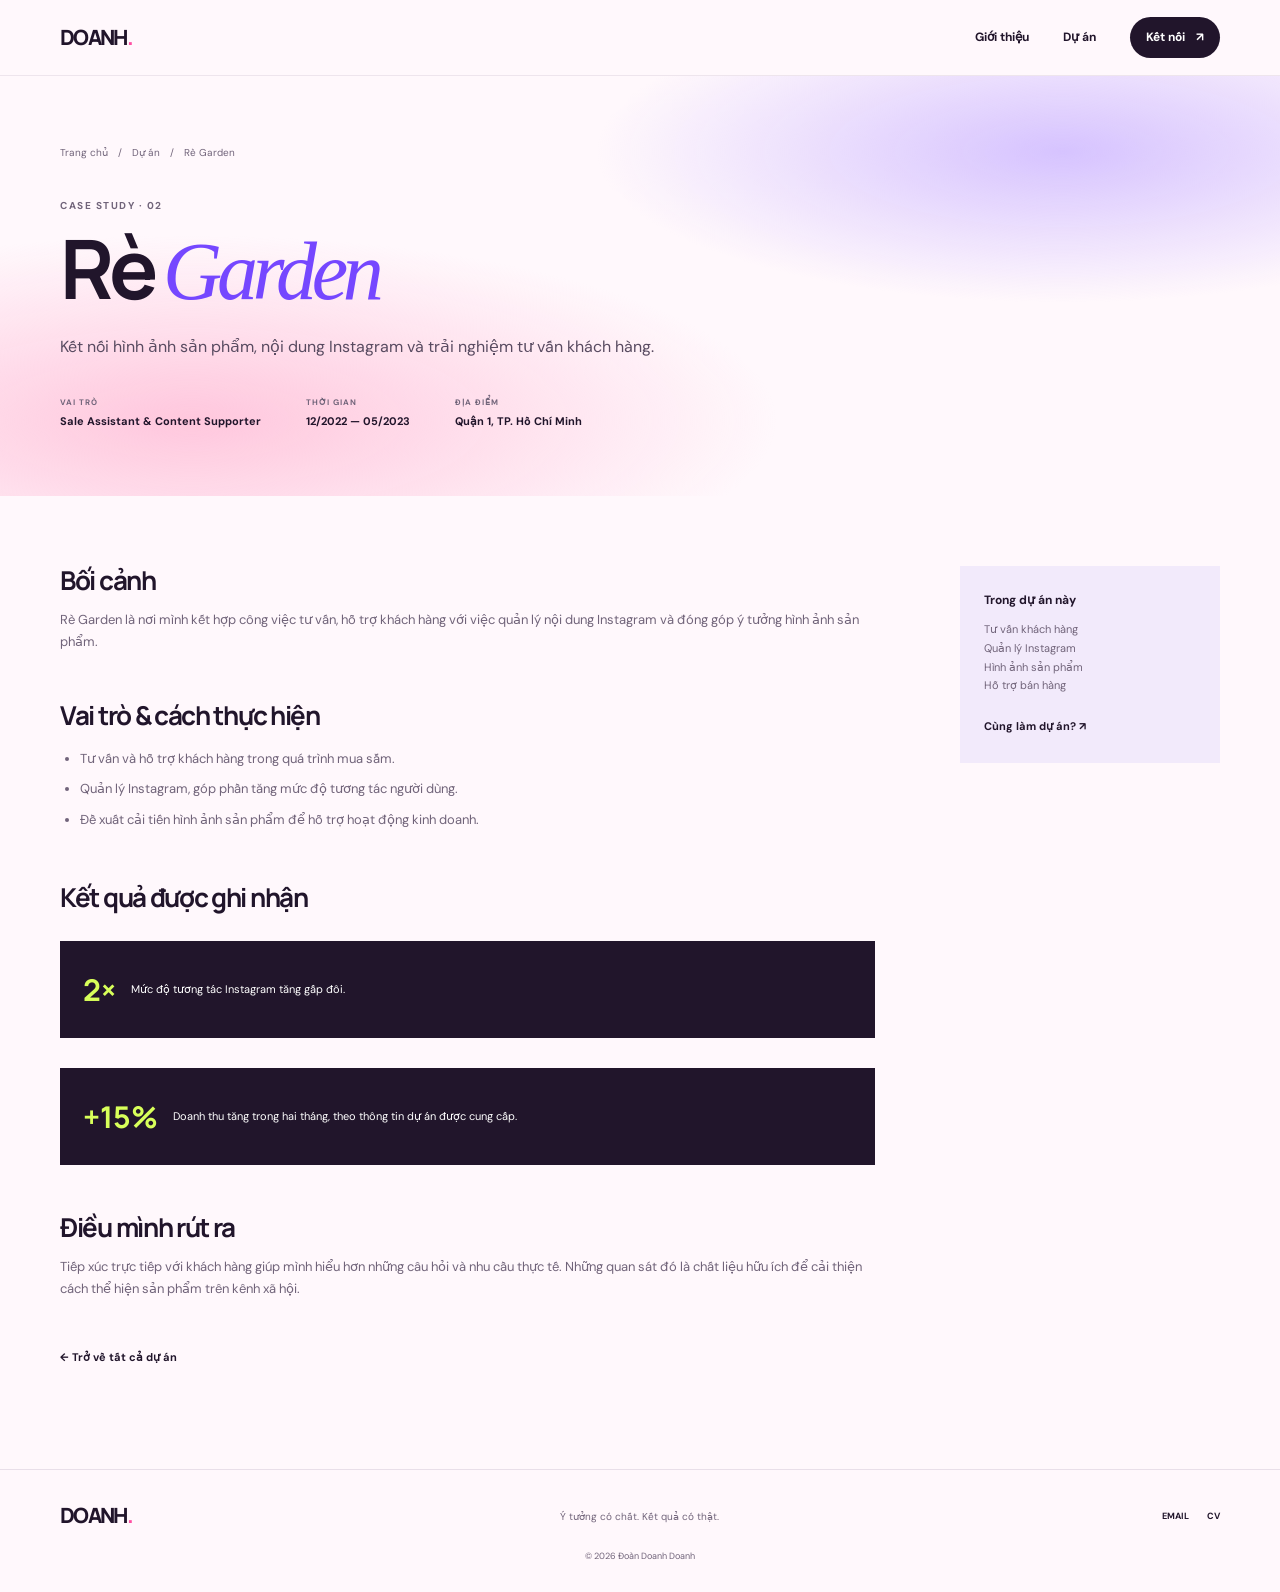
<file: projects/ree-garden.html>
<!doctype html>
<html lang="vi">
<head>
  <meta charset="utf-8"><meta name="viewport" content="width=device-width, initial-scale=1">
  <meta name="description" content="Case study Rè Garden — nội dung Instagram, hỗ trợ khách hàng và hình ảnh sản phẩm.">
  <title>Rè Garden — Case Study | Đoàn Doanh Doanh</title>
  <link rel="stylesheet" href="../styles.css"><script src="../script.js" defer></script>
</head>
<body>
  <header class="site-header"><a class="wordmark" href="../index.html">DOANH<span>.</span></a><button class="menu-toggle" type="button" aria-expanded="false" aria-controls="primary-nav"><span class="sr-only">Mở menu</span><span></span><span></span></button><nav class="primary-nav" id="primary-nav" aria-label="Điều hướng chính"><a href="../index.html#about">Giới thiệu</a><a href="../index.html#projects">Dự án</a><a class="nav-cta" href="../index.html#contact">Kết nối <span>↗</span></a></nav></header>
  <main>
    <section class="subpage-hero"><div class="section-wrap"><div class="breadcrumbs"><a href="../index.html">Trang chủ</a><span>/</span><a href="../index.html#projects">Dự án</a><span>/</span><span>Rè Garden</span></div><p class="eyebrow">CASE STUDY · 02</p><h1>Rè <em>Garden</em></h1><p class="lead">Kết nối hình ảnh sản phẩm, nội dung Instagram và trải nghiệm tư vấn khách hàng.</p><div class="case-meta"><div><small>VAI TRÒ</small><strong>Sale Assistant &amp; Content Supporter</strong></div><div><small>THỜI GIAN</small><strong>12/2022 — 05/2023</strong></div><div><small>ĐỊA ĐIỂM</small><strong>Quận 1, TP. Hồ Chí Minh</strong></div></div></div></section>
    <section class="section-wrap case-body"><article class="case-content"><h2>Bối cảnh</h2><p>Rè Garden là nơi mình kết hợp công việc tư vấn, hỗ trợ khách hàng với việc quản lý nội dung Instagram và đóng góp ý tưởng hình ảnh sản phẩm.</p><h2>Vai trò &amp; cách thực hiện</h2><ul><li>Tư vấn và hỗ trợ khách hàng trong quá trình mua sắm.</li><li>Quản lý Instagram, góp phần tăng mức độ tương tác người dùng.</li><li>Đề xuất cải tiến hình ảnh sản phẩm để hỗ trợ hoạt động kinh doanh.</li></ul><h2>Kết quả được ghi nhận</h2><div class="case-result"><strong>2×</strong><span>Mức độ tương tác Instagram tăng gấp đôi.</span></div><div class="case-result"><strong>+15%</strong><span>Doanh thu tăng trong hai tháng, theo thông tin dự án được cung cấp.</span></div><h2>Điều mình rút ra</h2><p>Tiếp xúc trực tiếp với khách hàng giúp mình hiểu hơn những câu hỏi và nhu cầu thực tế. Những quan sát đó là chất liệu hữu ích để cải thiện cách thể hiện sản phẩm trên kênh xã hội.</p><a class="back-projects" href="../index.html#projects">← Trở về tất cả dự án</a></article><aside class="case-sidebar"><h3>Trong dự án này</h3><p>Tư vấn khách hàng<br>Quản lý Instagram<br>Hình ảnh sản phẩm<br>Hỗ trợ bán hàng</p><a href="../index.html#contact">Cùng làm dự án? ↗</a></aside></section>
  </main>
  <footer class="site-footer"><a class="wordmark" href="../index.html">DOANH<span>.</span></a><p>Ý tưởng có chất. Kết quả có thật.</p><div><a href="mailto:doanh030501@gmail.com">EMAIL</a><a href="../cv.html">CV</a></div><small>© 2026 Đoàn Doanh Doanh</small></footer>
</body></html>
</file>
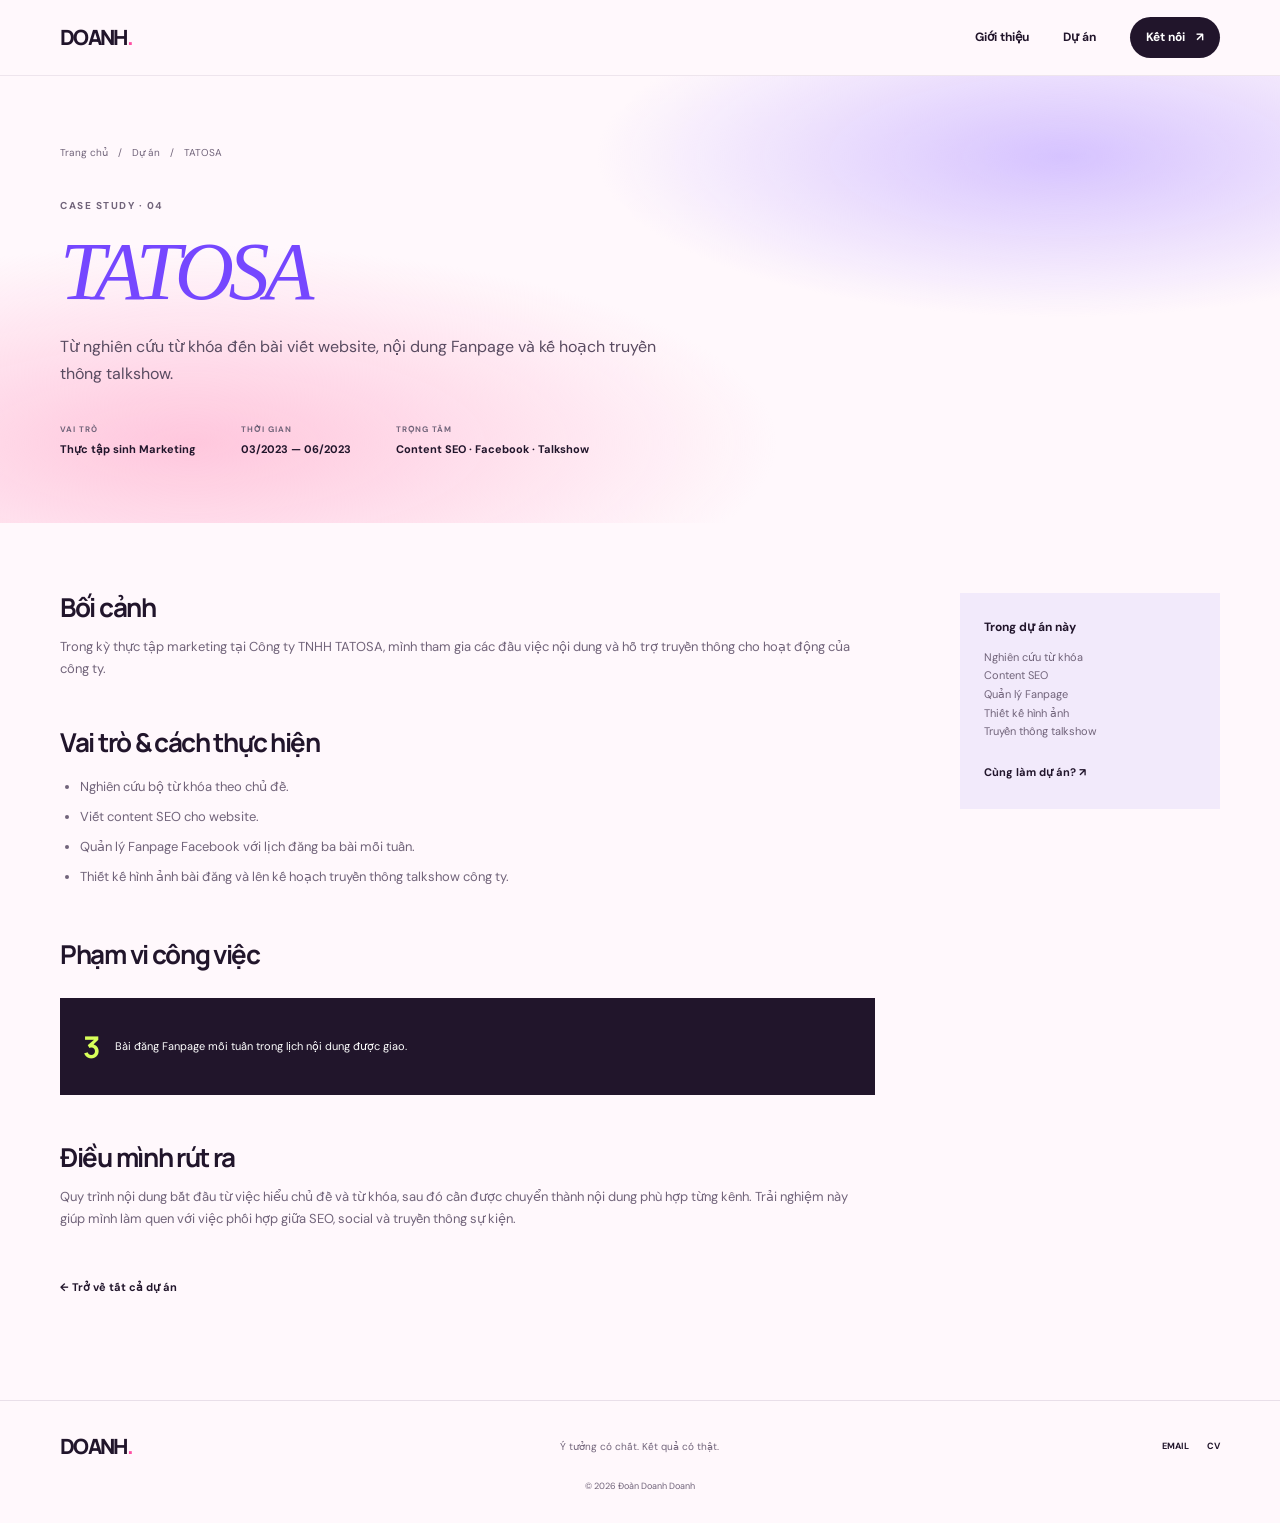
<file: projects/tatosa.html>
<!doctype html>
<html lang="vi">
<head>
  <meta charset="utf-8"><meta name="viewport" content="width=device-width, initial-scale=1">
  <meta name="description" content="Case study TATOSA — content SEO, quản lý Fanpage và truyền thông talkshow.">
  <title>TATOSA — Case Study | Đoàn Doanh Doanh</title>
  <link rel="stylesheet" href="../styles.css"><script src="../script.js" defer></script>
</head>
<body>
  <header class="site-header"><a class="wordmark" href="../index.html">DOANH<span>.</span></a><button class="menu-toggle" type="button" aria-expanded="false" aria-controls="primary-nav"><span class="sr-only">Mở menu</span><span></span><span></span></button><nav class="primary-nav" id="primary-nav" aria-label="Điều hướng chính"><a href="../index.html#about">Giới thiệu</a><a href="../index.html#projects">Dự án</a><a class="nav-cta" href="../index.html#contact">Kết nối <span>↗</span></a></nav></header>
  <main>
    <section class="subpage-hero"><div class="section-wrap"><div class="breadcrumbs"><a href="../index.html">Trang chủ</a><span>/</span><a href="../index.html#projects">Dự án</a><span>/</span><span>TATOSA</span></div><p class="eyebrow">CASE STUDY · 04</p><h1><em>TATOSA</em></h1><p class="lead">Từ nghiên cứu từ khóa đến bài viết website, nội dung Fanpage và kế hoạch truyền thông talkshow.</p><div class="case-meta"><div><small>VAI TRÒ</small><strong>Thực tập sinh Marketing</strong></div><div><small>THỜI GIAN</small><strong>03/2023 — 06/2023</strong></div><div><small>TRỌNG TÂM</small><strong>Content SEO · Facebook · Talkshow</strong></div></div></div></section>
    <section class="section-wrap case-body"><article class="case-content"><h2>Bối cảnh</h2><p>Trong kỳ thực tập marketing tại Công ty TNHH TATOSA, mình tham gia các đầu việc nội dung và hỗ trợ truyền thông cho hoạt động của công ty.</p><h2>Vai trò &amp; cách thực hiện</h2><ul><li>Nghiên cứu bộ từ khóa theo chủ đề.</li><li>Viết content SEO cho website.</li><li>Quản lý Fanpage Facebook với lịch đăng ba bài mỗi tuần.</li><li>Thiết kế hình ảnh bài đăng và lên kế hoạch truyền thông talkshow công ty.</li></ul><h2>Phạm vi công việc</h2><div class="case-result"><strong>3</strong><span>Bài đăng Fanpage mỗi tuần trong lịch nội dung được giao.</span></div><h2>Điều mình rút ra</h2><p>Quy trình nội dung bắt đầu từ việc hiểu chủ đề và từ khóa, sau đó cần được chuyển thành nội dung phù hợp từng kênh. Trải nghiệm này giúp mình làm quen với việc phối hợp giữa SEO, social và truyền thông sự kiện.</p><a class="back-projects" href="../index.html#projects">← Trở về tất cả dự án</a></article><aside class="case-sidebar"><h3>Trong dự án này</h3><p>Nghiên cứu từ khóa<br>Content SEO<br>Quản lý Fanpage<br>Thiết kế hình ảnh<br>Truyền thông talkshow</p><a href="../index.html#contact">Cùng làm dự án? ↗</a></aside></section>
  </main>
  <footer class="site-footer"><a class="wordmark" href="../index.html">DOANH<span>.</span></a><p>Ý tưởng có chất. Kết quả có thật.</p><div><a href="mailto:doanh030501@gmail.com">EMAIL</a><a href="../cv.html">CV</a></div><small>© 2026 Đoàn Doanh Doanh</small></footer>
</body></html>
</file>
<file: styles.css>
@import url('https://fonts.googleapis.com/css2?family=DM+Sans:wght@400;500;600;700&family=Manrope:wght@400;500;600;700;800&display=swap');

:root {
  --ink: #21152b;
  --muted: #71647a;
  --paper: #fff8fc;
  --white: #fff;
  --pink: #ff4fa3;
  --pink-light: #ff9bcb;
  --purple: #7547ff;
  --lavender: #b59aff;
  --lime: #d8ff5a;
  --line: #e9dfe9;
  --serif: Georgia, 'Times New Roman', serif;
  --sans: 'DM Sans', 'Segoe UI', sans-serif;
  --display: 'Manrope', 'Segoe UI', sans-serif;
}

* { box-sizing: border-box; }
html { scroll-behavior: smooth; scroll-padding-top: 92px; }
body { margin: 0; color: var(--ink); background: var(--paper); font-family: var(--sans); font-size: 15px; line-height: 1.7; -webkit-font-smoothing: antialiased; }
a { color: inherit; text-decoration: none; }
button, input, select, textarea { font: inherit; }
button, a { -webkit-tap-highlight-color: transparent; }
::selection { color: var(--ink); background: var(--lime); }
.sr-only { position: absolute; width: 1px; height: 1px; padding: 0; margin: -1px; overflow: hidden; clip: rect(0,0,0,0); white-space: nowrap; border: 0; }
.skip-link { position: fixed; top: 8px; left: 8px; z-index: 20; padding: 10px 16px; transform: translateY(-150%); color: var(--white); background: var(--ink); border-radius: 6px; }
.skip-link:focus { transform: none; }
.section-wrap { width: min(1160px, calc(100% - 64px)); margin-inline: auto; }
.section-pad { padding-block: 120px; }
.site-header { position: sticky; top: 0; z-index: 10; display: flex; align-items: center; justify-content: space-between; height: 76px; padding-inline: max(32px, calc((100% - 1160px) / 2)); background: rgb(255 248 252 / 91%); border-bottom: 1px solid rgb(233 223 233 / 75%); backdrop-filter: blur(16px); }
.wordmark { font-family: var(--display); font-size: 21px; font-weight: 800; letter-spacing: -.08em; }
.wordmark span { color: var(--pink); }
.primary-nav { display: flex; align-items: center; gap: 34px; font-size: 12px; font-weight: 700; }
.primary-nav a:not(.nav-cta) { transition: color .2s ease; }
.primary-nav a:hover, .text-link:hover { color: var(--purple); }
.nav-cta { padding: 10px 16px; color: white; background: var(--ink); border-radius: 99px; }
.nav-cta span { margin-left: 8px; }
.menu-toggle { display: none; }
.hero { position: relative; display: grid; min-height: 640px; grid-template-columns: 1.05fr .95fr; align-items: center; gap: 42px; padding-block: 58px 94px; }
.hero-copy { position: relative; z-index: 1; padding-bottom: 10px; }
.eyebrow, .section-kicker, .project-type, .visual-label, .timeline-date { font-size: 10px; font-weight: 700; letter-spacing: .15em; }
.eyebrow { display: flex; align-items: center; gap: 9px; color: var(--muted); }
.status-dot { width: 8px; height: 8px; background: #91c83e; border-radius: 50%; box-shadow: 0 0 0 4px #91c83e24; }
h1, h2, h3, p { margin-top: 0; }
h1, h2 { font-family: var(--display); letter-spacing: -.065em; line-height: 1.08; }
.hero h1 { margin: 25px 0 20px; font-size: clamp(48px, 6vw, 78px); font-weight: 800; }
.hero h1 span { color: var(--purple); }
.hero-lede { max-width: 460px; margin-bottom: 28px; color: #56475e; font-size: 17px; line-height: 1.8; }
.hero-lede strong { color: var(--ink); }
.hero-actions { display: flex; align-items: center; gap: 25px; flex-wrap: wrap; }
.button { display: inline-flex; min-height: 50px; align-items: center; justify-content: center; gap: 22px; padding: 0 21px; border: 0; border-radius: 4px; font-size: 12px; font-weight: 700; cursor: pointer; transition: transform .2s, box-shadow .2s; }
.button:hover { transform: translateY(-2px); box-shadow: 0 8px 20px #21152b20; }
.button-dark { color: white; background: var(--ink); }
.button-lime { color: var(--ink); background: var(--lime); }
.text-link { font-size: 12px; font-weight: 700; transition: color .2s; }
.text-link span { margin-left: 5px; }
.hero-meta { display: flex; align-items: center; gap: 12px; margin-top: 40px; color: var(--muted); font-size: 10px; font-weight: 600; }
.hero-meta i { width: 3px; height: 3px; background: var(--pink); border-radius: 50%; }
.hero-art { position: relative; width: min(100%, 465px); height: 470px; justify-self: end; }
.art-wash { position: absolute; inset: 20px 4px 18px 15px; background: radial-gradient(ellipse at 30% 27%, #ff9bcb 0, transparent 37%), radial-gradient(ellipse at 72% 28%, #b59aff 0, transparent 38%), radial-gradient(ellipse at 65% 77%, #7547ff 0, transparent 42%), linear-gradient(135deg, #ff4fa3, #b59aff 52%, #7547ff); border-radius: 46% 54% 60% 40% / 50% 44% 56% 50%; filter: saturate(1.05); transform: rotate(-5deg); }
.portrait-frame { position: absolute; inset: 48px 66px 35px 48px; display: grid; place-items: center; overflow: hidden; background: linear-gradient(145deg, #fff8fcaa, #fff8fc25); border: 1px solid #ffffffb0; border-radius: 46% 46% 5px 5px; }
.portrait-placeholder { position: relative; display: flex; width: 100%; height: 100%; flex-direction: column; align-items: center; justify-content: center; color: #fff; background: linear-gradient(160deg, #271834b8, #7547ff24 70%); text-align: center; }
.portrait-mark { font-family: var(--display); font-size: clamp(100px, 15vw, 190px); font-weight: 800; letter-spacing: -.12em; line-height: 1; text-shadow: 0 8px 40px #21152b55; }
.portrait-mark span { color: var(--lime); }
.portrait-caption { position: absolute; bottom: 20px; padding: 6px 10px; color: white; background: #21152b75; font-size: 9px; font-weight: 700; letter-spacing: .15em; line-height: 1.4; }
.art-sticker { position: absolute; z-index: 2; box-shadow: 0 10px 28px #32164621; }
.sticker-top { top: 32px; right: 0; padding: 15px 19px; color: var(--ink); background: var(--lime); font-size: 11px; font-weight: 700; line-height: 1.3; transform: rotate(7deg); }
.sticker-top span { position: absolute; top: -13px; right: -9px; color: var(--pink); font-size: 28px; }
.sticker-bottom { bottom: 25px; left: 0; padding: 13px 18px; color: white; background: var(--ink); font-size: 10px; line-height: 1.45; transform: rotate(-5deg); }
.sticker-bottom span { color: var(--lime); font-family: var(--display); font-size: 25px; font-weight: 800; }
.art-sparkle { position: absolute; color: var(--purple); }
.sparkle-one { top: 88px; left: 2px; font-size: 29px; }
.sparkle-two { right: 20px; bottom: 2px; color: var(--pink); font-size: 27px; }
.scroll-cue { position: absolute; bottom: 26px; left: 0; display: flex; align-items: center; gap: 12px; color: var(--muted); font-size: 9px; font-weight: 700; letter-spacing: .14em; }
.scroll-cue span { width: 27px; height: 1px; background: var(--pink); }
.section-kicker { color: var(--muted); }
.section-kicker span { color: var(--pink); }
.intro { padding-top: 112px; }
.intro-grid { display: grid; grid-template-columns: 1fr 1fr; gap: 70px; margin-top: 46px; }
.intro h2, .section-heading h2, .skills h2, .contact h2 { margin: 0; font-size: clamp(36px, 4.5vw, 58px); font-weight: 700; }
h2 em { color: var(--purple); font-family: var(--serif); font-weight: 400; letter-spacing: -.04em; }
.intro-body { padding-top: 3px; }
.intro-body p { color: var(--muted); font-size: 14px; }
.intro-body .large-copy { color: var(--ink); font-size: 18px; line-height: 1.7; }
.intro-body .text-link { display: inline-block; margin-top: 10px; }
.value-strip { display: grid; grid-template-columns: repeat(3, 1fr); gap: 25px; margin-top: 75px; padding-top: 28px; border-top: 1px solid var(--line); }
.value-strip > div { display: grid; grid-template-columns: 38px 1fr; align-items: center; column-gap: 12px; }
.value-icon { grid-row: span 2; display: grid; width: 36px; height: 36px; place-items: center; color: var(--purple); background: #eee8ff; border-radius: 50%; font-size: 18px; }
.value-strip strong { font-size: 12px; }
.value-strip small { color: var(--muted); font-size: 10px; }
.experience { background: #f5eff8; }
.section-heading { display: flex; align-items: end; justify-content: space-between; gap: 30px; margin: 40px 0 48px; }
.section-heading > p { max-width: 300px; margin-bottom: 7px; color: var(--muted); font-size: 13px; }
.timeline { border-top: 1px solid #dcd0e2; }
.timeline-item { display: grid; grid-template-columns: 175px 1fr 160px; gap: 30px; padding: 27px 0 25px; border-bottom: 1px solid #dcd0e2; }
.timeline-date { padding-top: 4px; color: var(--muted); font-size: 9px; letter-spacing: .1em; }
.timeline-item h3 { margin: 0 0 2px; font-family: var(--display); font-size: 17px; letter-spacing: -.03em; }
.timeline-main p { max-width: 590px; margin: 8px 0 0; color: var(--muted); font-size: 12px; line-height: 1.7; }
.timeline-main .role { margin: 0; color: var(--purple); font-size: 11px; font-weight: 700; }
.location { color: var(--muted); font-size: 11px; font-weight: 500; }
.timeline-result { display: flex; align-items: center; gap: 10px; justify-content: end; color: var(--muted); font-size: 10px; line-height: 1.5; text-align: right; }
.timeline-result strong { color: var(--pink); font-family: var(--display); font-size: 24px; font-weight: 800; letter-spacing: -.06em; white-space: nowrap; }
.timeline-result b { color: var(--ink); }
.result-label { color: var(--purple); font-size: 10px; font-weight: 800; letter-spacing: .1em; }
.education-card { display: grid; grid-template-columns: 150px 1fr 220px; align-items: center; gap: 25px; margin-top: 36px; padding: 28px 32px; background: var(--ink); color: white; }
.education-label { display: flex; flex-direction: column; gap: 12px; color: var(--lime); font-size: 9px; font-weight: 700; letter-spacing: .14em; }
.education-star { font-size: 24px; }
.education-card h3 { margin: 0 0 7px; font-family: var(--display); font-size: 20px; }
.education-card p { margin: 0; color: #d3c7d9; font-size: 11px; }
.education-card p strong { color: white; }
.education-foot { color: var(--lime); font-size: 10px; font-weight: 700; text-align: right; }
.education-foot span { display: block; margin-top: 5px; color: #d3c7d9; font-weight: 400; }
.projects { padding-bottom: 125px; }
.project-grid { display: grid; grid-template-columns: 1fr 1fr; gap: 44px 24px; }
.project-card { display: block; min-width: 0; }
.project-visual { position: relative; display: flex; height: 285px; align-items: center; justify-content: center; overflow: hidden; }
.project-large .project-visual { height: 370px; }
.project-wide { grid-column: span 2; }
.project-wide .project-visual { height: 320px; }
.visual-label { position: absolute; z-index: 1; top: 18px; left: 20px; color: var(--ink); font-size: 8px; }
.visual-cafe { background: radial-gradient(ellipse at 78% 12%, #ffdcaa 0, transparent 31%), radial-gradient(ellipse at 15% 92%, #ff73ac 0, transparent 42%), linear-gradient(138deg, #ffc5da, #fae9c9 55%, #c8b3ff); }
.visual-orbit { position: absolute; top: 18%; left: 11%; display: grid; width: 105px; height: 105px; place-content: center; border: 1px solid #fff9; border-radius: 50%; color: #603851; font-family: var(--serif); font-size: 17px; line-height: 1.05; text-align: center; transform: rotate(-12deg); }
.visual-cup { display: grid; width: 130px; height: 158px; place-content: center; color: #fff8ec; background: linear-gradient(130deg, #543445, #a54f6b); border: 7px solid #fff8ecb5; border-radius: 15px 15px 36px 36px; box-shadow: 0 20px 50px #74445740; font-family: var(--display); font-size: 18px; font-weight: 800; letter-spacing: -.06em; text-align: center; transform: rotate(7deg); }
.visual-cup small { font-size: 9px; letter-spacing: .18em; }
.visual-spark { position: absolute; right: 18%; bottom: 13%; color: white; font-size: 60px; }
.visual-garden { background: radial-gradient(ellipse at 82% 86%, #f6a58f 0, transparent 34%), linear-gradient(145deg, #f8c9a9, #f6e1bb 48%, #b1c28a); }
.garden-sun { position: absolute; top: 25%; left: 17%; display: grid; width: 140px; height: 140px; place-items: center; color: #fff3d4; background: #de846b; border-radius: 50%; font-family: var(--display); font-size: 38px; font-weight: 800; letter-spacing: -.1em; }
.garden-note { position: relative; z-index: 1; margin-left: 76px; color: #2e463e; font-family: var(--serif); font-size: 28px; line-height: 1; transform: rotate(-6deg); }
.garden-leaf { position: absolute; right: 12%; bottom: 5%; color: #728365; font-size: 60px; }
.visual-morphine { background: linear-gradient(125deg, #e1c8ff, #b889ef 55%, #7547ff); }
.morphine-word { color: #fff8fc; font-family: var(--display); font-size: clamp(65px, 9vw, 120px); font-weight: 800; letter-spacing: -.12em; line-height: .72; text-shadow: 0 12px 30px #4c288b40; transform: rotate(-9deg); }
.morphine-stamp { position: absolute; right: 10%; bottom: 15%; display: grid; width: 80px; height: 80px; place-content: center; color: var(--ink); background: var(--lime); border: 1px dashed var(--ink); border-radius: 50%; font-size: 11px; font-weight: 800; text-align: center; transform: rotate(10deg); }
.morphine-line { position: absolute; top: 14%; right: 12%; width: 100px; height: 100px; border: 1px solid #fff9; border-radius: 50%; }
.visual-tatosa { background: radial-gradient(ellipse at 90% 15%, #c1a8ff 0, transparent 35%), linear-gradient(115deg, #ffc4d8, #f9dce6 48%, #c6b6ff); }
.tatosa-search { position: relative; width: min(65%, 480px); padding: 18px 55px 18px 22px; color: var(--muted); background: #fffdf9e8; border: 1px solid #fff; box-shadow: 0 20px 50px #5f367322; font-size: 10px; letter-spacing: .1em; }
.tatosa-search b { display: block; margin-top: 5px; color: var(--ink); font-family: var(--display); font-size: clamp(16px, 3vw, 27px); letter-spacing: -.05em; }
.tatosa-search > span { position: absolute; top: 12px; right: 18px; color: var(--purple); font-size: 30px; }
.tatosa-sticker { position: absolute; right: 11%; bottom: 16%; padding: 15px; color: white; background: var(--purple); font-size: 10px; font-weight: 800; letter-spacing: .1em; transform: rotate(7deg); }
.project-info { display: flex; align-items: center; justify-content: space-between; gap: 20px; padding-top: 16px; }
.project-type { color: var(--muted); font-size: 8px; }
.project-info h3 { margin: 5px 0 2px; font-family: var(--display); font-size: 21px; letter-spacing: -.04em; }
.project-info p { margin: 0; color: var(--muted); font-size: 11px; }
.arrow-circle { display: grid; width: 37px; height: 37px; flex: 0 0 auto; place-items: center; border: 1px solid var(--line); border-radius: 50%; transition: color .2s, background .2s, transform .2s; }
.project-card:hover .arrow-circle { color: white; background: var(--ink); transform: rotate(45deg); }
.project-note { margin: 32px 0 0; color: var(--muted); font-size: 10px; }
.skills { background: var(--ink); color: white; }
.skills .section-kicker { color: #c8baca; }
.skills .section-kicker span { color: var(--lime); }
.skills-grid { display: grid; grid-template-columns: .9fr 1.1fr; gap: 100px; margin-top: 42px; }
.skills h2 em { color: var(--pink-light); }
.skills-grid > div:first-child > p { max-width: 340px; margin-top: 23px; color: #c8baca; font-size: 13px; }
.skill-list > div { display: grid; grid-template-columns: 40px 1fr 20px; align-items: center; gap: 12px; padding: 13px 0; border-bottom: 1px solid #ffffff20; }
.skill-list > div:first-child { border-top: 1px solid #ffffff20; }
.skill-list > div > span { color: var(--pink-light); font-size: 9px; }
.skill-list p { margin: 0; }
.skill-list strong { display: block; font-size: 12px; }
.skill-list small { display: block; margin-top: 3px; color: #c8baca; font-size: 10px; }
.skill-list b { color: var(--lime); font-weight: 400; }
.interest-line { display: flex; align-items: center; justify-content: space-between; gap: 18px; flex-wrap: wrap; margin-top: 60px; padding-top: 23px; border-top: 1px solid #ffffff20; }
.interest-line span { color: #c8baca; font-size: 9px; font-weight: 700; letter-spacing: .12em; }
.interest-line b { font-size: 11px; }
.interest-line i { color: var(--pink-light); font-style: normal; }
.contact { padding-block: 100px; }
.contact-card { display: grid; grid-template-columns: 1fr .8fr; gap: 80px; padding: 58px; background: linear-gradient(130deg, #ffdfed, #e7dcff 60%, #d2c2ff); }
.contact .section-kicker span { color: var(--purple); }
.contact h2 { margin-top: 38px; font-size: clamp(37px, 4.5vw, 57px); }
.contact h2 em { color: #683ed5; }
.contact-copy > p { max-width: 410px; margin: 18px 0 23px; color: #5f5065; font-size: 13px; }
.contact-email { display: inline-flex; gap: 14px; padding-bottom: 5px; border-bottom: 1px solid #8a7196; font-size: 14px; font-weight: 700; }
.contact-location { margin-top: 25px !important; font-size: 11px !important; line-height: 1.8; }
.contact-location a { text-decoration: underline; text-underline-offset: 3px; }
.contact-form { display: flex; flex-direction: column; align-self: center; }
.contact-form label { margin: 12px 0 5px; font-size: 10px; font-weight: 700; }
.contact-form input, .contact-form select, .contact-form textarea { width: 100%; padding: 11px 0; color: var(--ink); background: transparent; border: 0; border-bottom: 1px solid #a692b0; border-radius: 0; outline: none; font-size: 12px; }
.contact-form input:focus, .contact-form select:focus, .contact-form textarea:focus { border-color: var(--purple); box-shadow: 0 1px var(--purple); }
.contact-form textarea { resize: vertical; }
.contact-form .button { align-self: flex-start; margin-top: 22px; }
.form-note { margin: 10px 0 0; color: #5f5065; font-size: 9px; }
.site-footer { display: grid; grid-template-columns: 1fr 1fr 1fr; align-items: center; gap: 15px; padding: 28px max(32px, calc((100% - 1160px) / 2)); border-top: 1px solid var(--line); }
.site-footer > p { margin: 0; color: var(--muted); font-size: 10px; text-align: center; }
.site-footer > div { display: flex; justify-content: end; gap: 18px; }
.site-footer > div a { font-size: 9px; font-weight: 700; }
.site-footer > small { grid-column: 1 / -1; color: var(--muted); font-size: 9px; text-align: center; }

/* Project detail and CV pages */
.subpage-hero { padding: 68px 0 65px; background: radial-gradient(ellipse at 83% 18%, #d6c3ff 0, transparent 31%), radial-gradient(ellipse at 15% 82%, #ffc7dd 0, transparent 38%), var(--paper); }
.breadcrumbs { display: flex; gap: 10px; margin-bottom: 36px; color: var(--muted); font-size: 10px; }
.breadcrumbs a:hover { color: var(--purple); }
.subpage-hero h1 { max-width: 800px; margin: 0 0 16px; font-size: clamp(45px, 7vw, 82px); }
.subpage-hero h1 em { color: var(--purple); font-family: var(--serif); font-weight: 400; }
.subpage-hero .lead { max-width: 640px; margin: 0; color: #594b61; font-size: 16px; }
.case-meta { display: flex; gap: 45px; flex-wrap: wrap; margin-top: 36px; }
.case-meta div { display: grid; gap: 3px; }
.case-meta small { color: var(--muted); font-size: 8px; font-weight: 700; letter-spacing: .13em; }
.case-meta strong { font-size: 11px; }
.case-body { display: grid; grid-template-columns: minmax(0, 1fr) 260px; gap: 85px; padding-block: 70px 100px; }
.case-content h2 { margin: 0 0 15px; font-family: var(--display); font-size: 26px; letter-spacing: -.05em; }
.case-content h2:not(:first-child) { margin-top: 48px; }
.case-content p, .case-content li { color: var(--muted); font-size: 13px; }
.case-content ul { padding-left: 20px; }
.case-content li { padding: 4px 0; }
.case-sidebar { align-self: start; padding: 24px; background: #f2eafb; }
.case-sidebar h3 { margin-bottom: 10px; font-size: 12px; }
.case-sidebar p { margin-bottom: 18px; color: var(--muted); font-size: 11px; }
.case-sidebar a { font-size: 11px; font-weight: 700; }
.case-result { display: flex; align-items: center; gap: 15px; margin-top: 30px; padding: 23px; background: var(--ink); color: white; }
.case-result strong { color: var(--lime); font-family: var(--display); font-size: 30px; }
.case-result span { font-size: 11px; line-height: 1.5; }
.back-projects { display: inline-block; margin-top: 35px; font-size: 11px; font-weight: 700; }
.cv-page { padding-block: 55px 90px; }
.cv-topline { display: flex; align-items: center; justify-content: space-between; gap: 20px; }
.cv-title { margin: 30px 0 8px; font-size: clamp(45px, 7vw, 76px); }
.cv-subtitle { color: var(--purple); font-size: 13px; font-weight: 700; }
.cv-contact { display: flex; gap: 22px; flex-wrap: wrap; margin: 25px 0 40px; padding-bottom: 20px; border-bottom: 1px solid var(--line); color: var(--muted); font-size: 11px; }
.cv-contact a { color: var(--ink); }
.cv-columns { display: grid; grid-template-columns: 1fr 1fr; gap: 60px; }
.cv-section { margin-bottom: 32px; }
.cv-section h2 { margin: 0 0 18px; font-family: var(--display); font-size: 16px; letter-spacing: -.03em; }
.cv-entry { margin-bottom: 20px; }
.cv-entry > span { color: var(--purple); font-size: 9px; font-weight: 700; letter-spacing: .08em; }
.cv-entry h3 { margin: 4px 0 1px; font-size: 13px; }
.cv-entry p, .cv-entry li { margin: 0; color: var(--muted); font-size: 11px; }
.cv-entry ul { padding-left: 17px; }
.cv-entry li { padding: 2px 0; }
.print-button { border: 1px solid var(--ink); color: var(--ink); background: transparent; }
.print-button:hover { color: white; background: var(--ink); }

@media (max-width: 800px) {
  .section-wrap { width: min(100% - 42px, 620px); }
  .section-pad { padding-block: 88px; }
  .site-header { height: 68px; padding-inline: 21px; }
  .menu-toggle { display: flex; width: 42px; height: 42px; flex-direction: column; align-items: center; justify-content: center; gap: 5px; background: transparent; border: 1px solid var(--line); border-radius: 50%; }
  .menu-toggle > span:not(.sr-only) { width: 16px; height: 1px; background: var(--ink); transition: transform .2s; }
  .menu-toggle[aria-expanded="true"] > span:nth-last-child(2) { transform: translateY(3px) rotate(45deg); }
  .menu-toggle[aria-expanded="true"] > span:last-child { transform: translateY(-3px) rotate(-45deg); }
  .primary-nav { position: absolute; top: 67px; right: 0; left: 0; display: none; align-items: stretch; gap: 0; padding: 10px 21px 20px; background: var(--paper); border-bottom: 1px solid var(--line); }
  .primary-nav.is-open { display: flex; flex-direction: column; }
  .primary-nav a:not(.nav-cta) { padding: 12px 0; border-bottom: 1px solid var(--line); }
  .nav-cta { align-self: flex-start; margin-top: 14px; }
  .hero { min-height: 0; grid-template-columns: 1fr; gap: 15px; padding-block: 55px 83px; }
  .hero h1 { font-size: clamp(48px, 11vw, 70px); }
  .hero-art { width: min(100%, 430px); height: 400px; justify-self: center; margin-top: 5px; }
  .portrait-frame { inset: 38px 55px 30px 42px; }
  .scroll-cue { bottom: 27px; }
  .intro-grid { grid-template-columns: 1fr; gap: 22px; margin-top: 32px; }
  .value-strip { grid-template-columns: 1fr; gap: 17px; margin-top: 45px; }
  .section-heading { align-items: flex-start; flex-direction: column; margin: 32px 0; }
  .timeline-item { grid-template-columns: 130px 1fr; gap: 12px 18px; }
  .timeline-result { grid-column: 2; justify-content: start; text-align: left; }
  .education-card { grid-template-columns: 100px 1fr; gap: 15px; padding: 24px; }
  .education-foot { grid-column: 2; text-align: left; }
  .project-grid { gap: 32px 16px; }
  .project-visual { height: 240px; }
  .project-large .project-visual { height: 300px; }
  .project-wide .project-visual { height: 260px; }
  .skills-grid { grid-template-columns: 1fr; gap: 38px; }
  .contact-card { grid-template-columns: 1fr; gap: 38px; padding: 38px 30px; }
  .site-footer { padding-inline: 21px; }
  .case-body { grid-template-columns: 1fr; gap: 35px; }
}
@media (max-width: 520px) {
  .section-wrap { width: calc(100% - 36px); }
  .section-pad { padding-block: 72px; }
  .hero { padding-top: 42px; }
  .hero h1 { font-size: 47px; }
  .hero-lede { font-size: 15px; }
  .hero-actions { gap: 17px; }
  .hero-art { height: 340px; }
  .portrait-frame { inset: 32px 45px 24px 34px; }
  .sticker-top { right: -2px; }
  .sticker-bottom { bottom: 16px; }
  .hero-meta { gap: 7px; font-size: 8px; }
  .intro h2, .section-heading h2, .skills h2, .contact h2 { font-size: 38px; }
  .timeline-item { grid-template-columns: 1fr; gap: 7px; }
  .timeline-result { grid-column: 1; }
  .education-card { grid-template-columns: 1fr; }
  .education-label { flex-direction: row; align-items: center; justify-content: space-between; }
  .education-star { font-size: 18px; }
  .education-foot { grid-column: 1; }
  .project-grid { grid-template-columns: 1fr; gap: 30px; }
  .project-large .project-visual, .project-visual, .project-wide .project-visual { height: 270px; }
  .project-wide { grid-column: auto; }
  .garden-sun { width: 115px; height: 115px; }
  .garden-note { font-size: 24px; }
  .interest-line { justify-content: flex-start; gap: 12px; }
  .contact-card { padding: 30px 22px; }
  .site-footer { grid-template-columns: 1fr auto; }
  .site-footer > p { display: none; }
  .site-footer > div { gap: 11px; }
  .site-footer > div a { font-size: 8px; }
  .cv-topline { align-items: flex-start; flex-direction: column; }
  .cv-columns { grid-template-columns: 1fr; gap: 10px; }
  .cv-contact { gap: 10px 18px; }
  .case-meta { gap: 20px 30px; }
}
@media (prefers-reduced-motion: reduce) {
  *, *::before, *::after { scroll-behavior: auto !important; transition-duration: .01ms !important; animation-duration: .01ms !important; animation-iteration-count: 1 !important; }
}
@media print {
  body { background: white; font-size: 11px; }
  .site-header, .site-footer, .cv-topline .button, .skip-link { display: none !important; }
  .section-wrap, .cv-page { width: 100%; max-width: none; padding: 0; }
  .cv-title { margin-top: 0; font-size: 34px; }
  .cv-columns { gap: 30px; }
  .cv-entry, .cv-section { break-inside: avoid; }
}

/* Lightweight welcome, ambient icons and opt-in music controls */
body { isolation: isolate; }
main, .site-header, .site-footer { position: relative; z-index: 1; }
.ambient-layer { position: fixed; z-index: 2; inset: 0; overflow: hidden; pointer-events: none; }
.ambient-icon { position: absolute; z-index: 3; bottom: -50px; left: var(--left); display: grid; width: 48px; height: 48px; place-items: center; padding: 0; color: var(--tint); background: transparent; border: 0; border-radius: 50%; font-size: var(--size); opacity: 0; pointer-events: auto; cursor: pointer; touch-action: manipulation; animation: ambient-rise var(--duration) linear var(--delay) infinite; will-change: transform, opacity; filter: drop-shadow(0 2px 6px #7547ff20); }
.ambient-icon:focus-visible { opacity: 1; outline: 2px solid var(--purple); outline-offset: 2px; }
.ambient-icon.is-bursting { animation: ambient-pop 340ms ease-out both; }
@keyframes ambient-pop {
  0% { opacity: .6; transform: scale(1); }
  45% { opacity: 1; transform: scale(1.65) rotate(18deg); }
  100% { opacity: 0; transform: scale(.2) rotate(-25deg); }
}
@keyframes ambient-rise {
  0% { opacity: 0; transform: translate3d(0, 0, 0) rotate(-18deg) scale(.8); }
  12% { opacity: var(--alpha); }
  82% { opacity: var(--alpha); }
  100% { opacity: 0; transform: translate3d(var(--drift), -115vh, 0) rotate(24deg) scale(1.12); }
}
.welcome-message { max-width: 430px; min-height: 52px; margin: 15px 0 0; color: #675076; font-size: 12px; font-weight: 600; line-height: 1.7; }
.type-caret { display: inline-block; width: 1px; height: 1em; margin-left: 3px; vertical-align: -2px; background: var(--pink); animation: caret-blink .8s step-end infinite; }
@keyframes caret-blink { 50% { opacity: 0; } }
.cursor-spark { position: fixed; z-index: 30; left: 0; top: 0; color: var(--spark-color); font-size: var(--spark-size); line-height: 1; pointer-events: none; animation: cursor-burst 850ms ease-out forwards; will-change: transform, opacity; }
@keyframes cursor-burst {
  0% { opacity: 0; transform: translate3d(0, 0, 0) scale(.35) rotate(0); }
  16% { opacity: 1; }
  100% { opacity: 0; transform: translate3d(var(--spark-x), var(--spark-y), 0) scale(1.15) rotate(38deg); }
}
.celebration-particle { position: fixed; z-index: 31; color: var(--particle-color); font-size: 19px; line-height: 1; pointer-events: none; animation: celebration-pop 760ms cubic-bezier(.16,.76,.35,1) forwards; will-change: transform, opacity; }
@keyframes celebration-pop {
  0% { opacity: 0; transform: translate(-50%, -50%) scale(.3) rotate(-20deg); }
  18% { opacity: 1; }
  100% { opacity: 0; transform: translate(calc(-50% + var(--particle-x)), calc(-50% + var(--particle-y))) scale(1.2) rotate(35deg); }
}
.teacher-modal { position: fixed; width: min(540px, calc(100% - 32px)); max-width: none; max-height: min(720px, calc(100% - 32px)); padding: 0; overflow: visible; color: var(--ink); background: transparent; border: 0; border-radius: 24px; }
.teacher-modal[open] { animation: card-enter 480ms cubic-bezier(.2,.8,.2,1) both; }
.teacher-modal::backdrop { background: rgb(39 22 51 / 54%); backdrop-filter: blur(7px); animation: backdrop-enter 260ms ease-out both; }
@keyframes card-enter {
  from { opacity: 0; transform: scale(.84) translateY(14px); }
  to { opacity: 1; transform: scale(1) translateY(0); }
}
@keyframes backdrop-enter { from { opacity: 0; } to { opacity: 1; } }
.teacher-card { position: relative; max-height: min(720px, calc(100dvh - 32px)); padding: 42px 45px 34px; overflow: auto; background: linear-gradient(145deg, rgb(255 255 255 / 96%), rgb(255 248 252 / 91%)); border: 1px solid rgb(255 255 255 / 85%); border-radius: 24px; box-shadow: 0 25px 90px #21152b45, inset 0 0 0 5px #ffedf6; text-align: center; backdrop-filter: blur(20px); }
.teacher-card::before { position: absolute; inset: 12px; border: 1px dashed #e6cce5; border-radius: 16px; content: ''; pointer-events: none; }
.teacher-card-close { position: absolute; z-index: 1; top: 19px; right: 20px; display: grid; width: 36px; height: 36px; place-items: center; padding: 0; color: var(--purple); background: #f0e9ff; border: 0; border-radius: 50%; font-size: 25px; line-height: 1; cursor: pointer; transition: background .2s, transform .2s; }
.teacher-card-close:hover { background: #e4d8ff; transform: rotate(90deg); }
.teacher-card-close:focus-visible, .teacher-card-button:focus-visible { outline: 2px solid var(--purple); outline-offset: 3px; }
.teacher-card-flower { position: absolute; color: var(--pink); pointer-events: none; }
.flower-one { top: 34px; left: 30px; font-size: 24px; transform: rotate(-15deg); }
.flower-two { top: 91px; right: 28px; color: #a48aff; font-size: 21px; }
.flower-three { bottom: 93px; left: 29px; color: #dfa833; font-size: 23px; }
.teacher-card-date { margin: 0 0 12px; color: var(--purple); font-size: 10px; font-weight: 800; letter-spacing: .22em; }
.teacher-card h2 { position: relative; max-width: 400px; margin: 0 auto; color: #713eae; font-family: var(--display); font-size: clamp(20px, 4vw, 28px); font-weight: 800; letter-spacing: -.05em; line-height: 1.35; }
.teacher-card-divider { display: flex; align-items: center; gap: 12px; width: min(230px, 80%); margin: 17px auto 18px; color: var(--pink); }
.teacher-card-divider::before, .teacher-card-divider::after { height: 1px; flex: 1; background: #e9d8e9; content: ''; }
.teacher-card-divider span { font-size: 16px; }
.teacher-card #teacher-card-message { position: relative; margin: 0; color: #514257; font-size: 13px; line-height: 1.95; }
.teacher-card-signature { position: relative; margin: 17px 0 18px; color: var(--muted); font-family: var(--serif); font-size: 13px; font-style: italic; line-height: 1.65; }
.teacher-card-signature strong { color: #713eae; font-family: var(--display); font-size: 14px; font-style: normal; }
.teacher-card-button { position: relative; display: inline-flex; min-height: 42px; align-items: center; gap: 12px; padding: 0 21px; color: white; background: linear-gradient(110deg, #ff4fa3, #7547ff); border: 0; border-radius: 999px; font-size: 11px; font-weight: 700; cursor: pointer; transition: transform .2s, box-shadow .2s; }
.teacher-card-button:hover { transform: translateY(-2px); box-shadow: 0 7px 20px #7547ff40; }
.teacher-card-button span { font-size: 16px; }
.music-player { position: fixed; z-index: 20; right: 20px; bottom: 20px; display: flex; align-items: center; gap: 10px; min-height: 60px; padding: 8px 10px; color: var(--ink); background: rgb(255 248 252 / 94%); border: 1px solid #e9dfe9; border-radius: 999px; box-shadow: 0 8px 30px #21152b18; backdrop-filter: blur(12px); }
.vinyl-record { display: grid; width: 40px; height: 40px; flex: 0 0 auto; place-items: center; background: repeating-radial-gradient(circle, #35233d 0 2px, #48334f 3px 4px); border: 3px solid #604b69; border-radius: 50%; }
.vinyl-record > span { width: 11px; height: 11px; background: var(--pink-light); border: 3px solid #fff; border-radius: 50%; }
.music-player.is-playing .vinyl-record { animation: vinyl-spin 3s linear infinite; }
@keyframes vinyl-spin { to { transform: rotate(360deg); } }
.music-details { display: grid; gap: 1px; }
.music-details strong { font-size: 9px; }
.music-details > span { color: var(--muted); font-size: 8px; }
.music-toggle { display: grid; width: 35px; height: 35px; flex: 0 0 auto; place-items: center; padding: 0 0 0 2px; color: var(--ink); background: var(--lime); border: 0; border-radius: 50%; font-size: 12px; cursor: pointer; transition: transform .2s ease; }
.music-toggle:hover { transform: scale(1.07); }
.music-toggle:focus-visible { outline: 2px solid var(--purple); outline-offset: 3px; }
@media (max-width: 600px) {
  .welcome-message { max-width: 360px; min-height: 65px; font-size: 11px; }
  .ambient-icon { font-size: calc(var(--size) * .75); }
  .ambient-icon { width: 46px; height: 46px; }
  .music-player { right: 12px; bottom: 12px; min-height: 52px; gap: 7px; padding: 6px 8px; }
  .vinyl-record { width: 34px; height: 34px; }
  .music-details strong { max-width: 95px; font-size: 8px; }
  .music-details > span { font-size: 7px; }
  .music-toggle { width: 32px; height: 32px; }
  .teacher-card { padding: 40px 25px 28px; border-radius: 20px; }
  .teacher-card::before { inset: 9px; }
  .teacher-card #teacher-card-message { font-size: 12px; line-height: 1.8; }
  .flower-one { top: 28px; left: 20px; font-size: 20px; }
  .flower-two { top: 81px; right: 19px; font-size: 18px; }
  .flower-three { bottom: 88px; left: 19px; font-size: 20px; }
}
@media (pointer: coarse), (prefers-reduced-motion: reduce) {
  .cursor-spark { display: none !important; }
  .type-caret { animation: none; }
}
@media print {
  .music-player, .ambient-layer, .welcome-message, .teacher-modal { display: none !important; }
}
</file>
